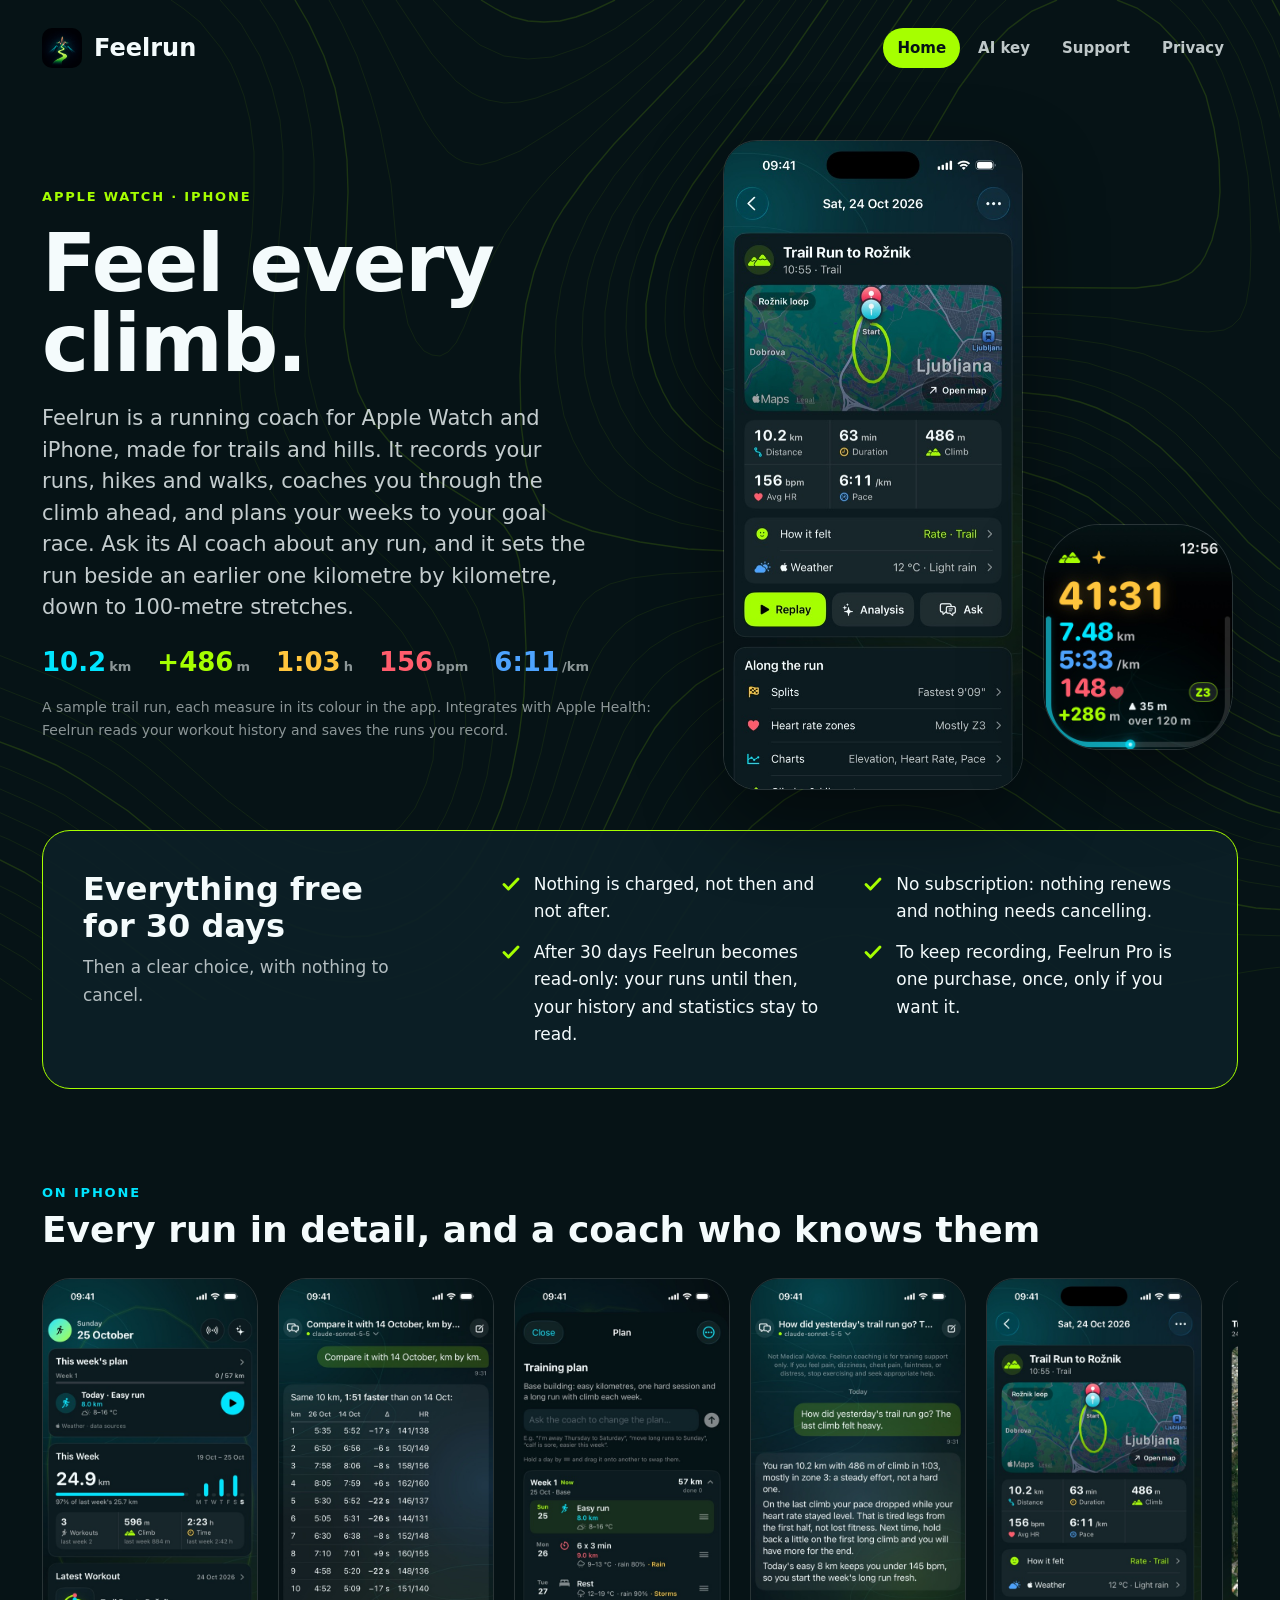
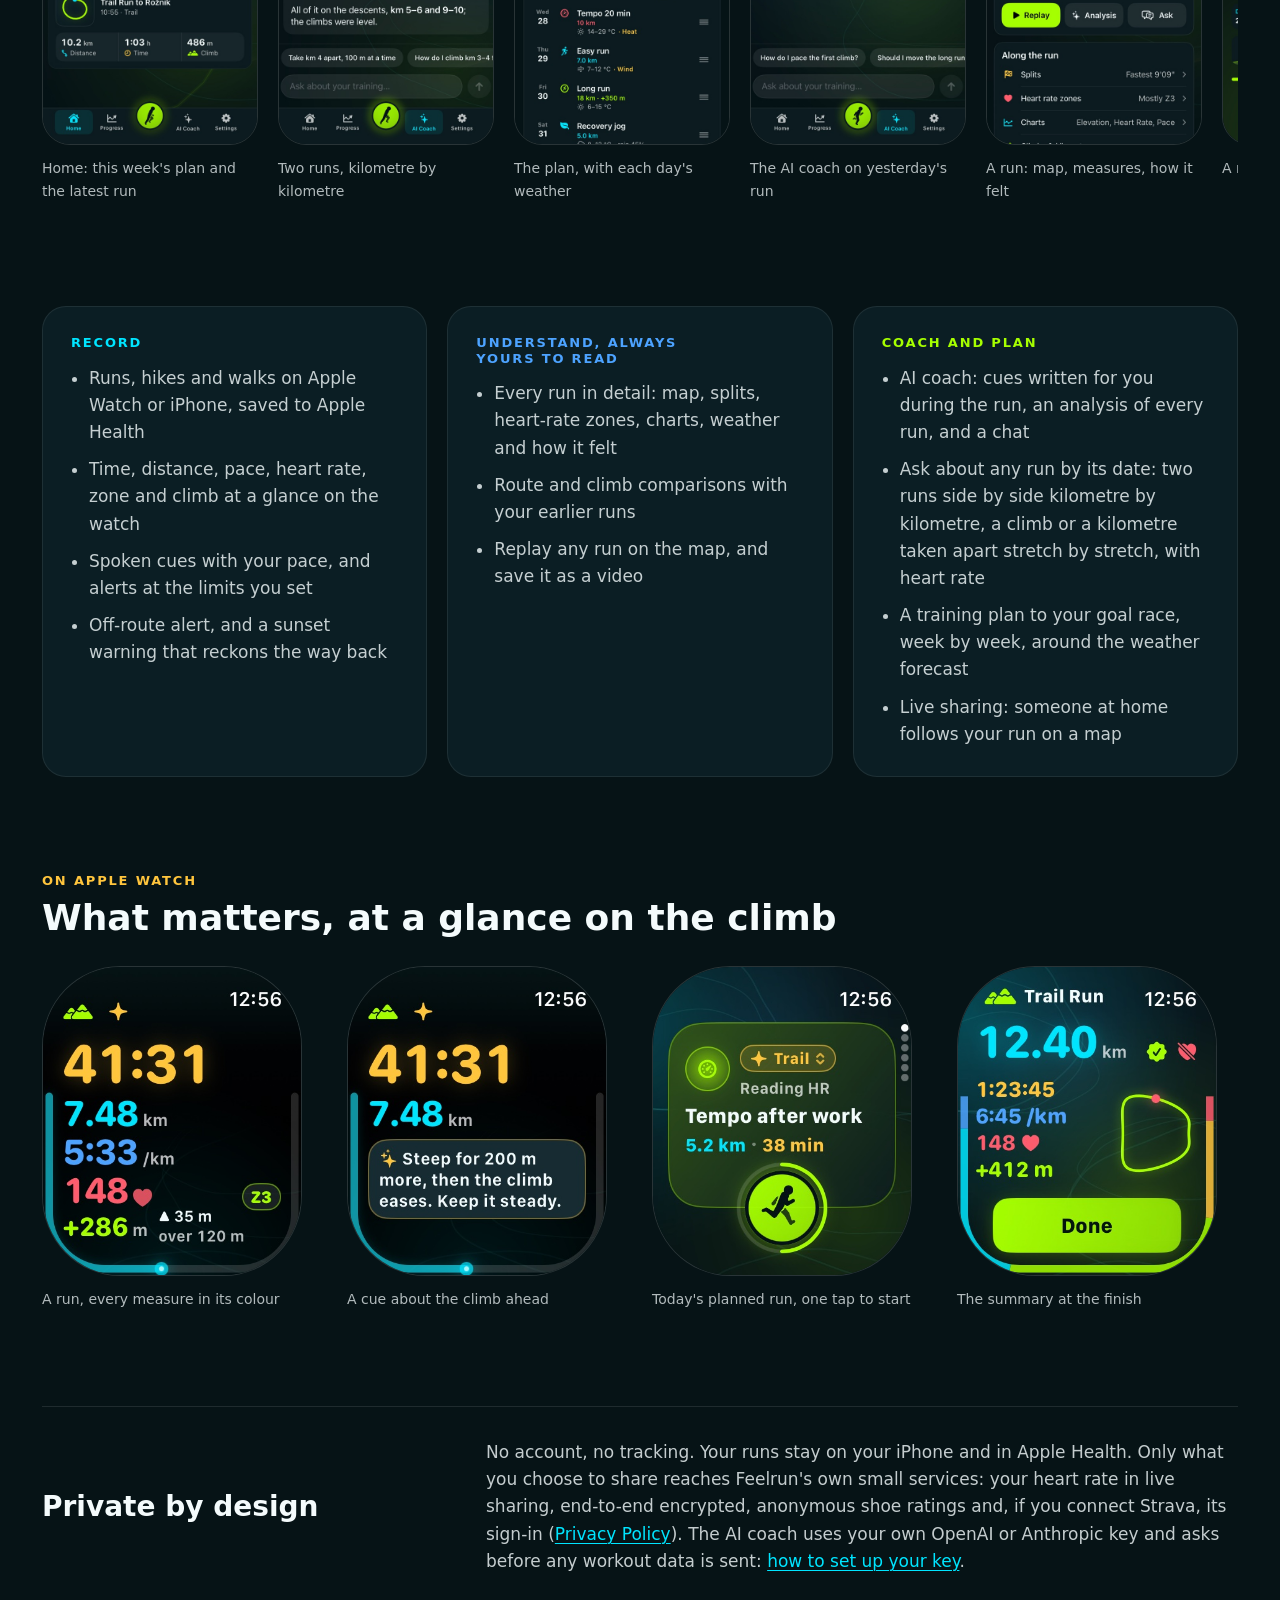
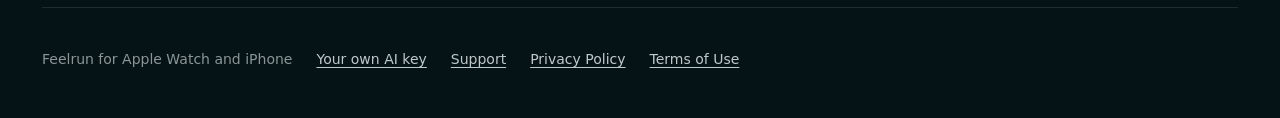
<file: index.html>
<!doctype html>
<html lang="en">
<head>
<meta charset="utf-8">
<meta name="viewport" content="width=device-width, initial-scale=1, viewport-fit=cover">
<title>Feelrun · Trail running coach for Apple Watch and iPhone</title>
<meta name="description" content="Feelrun is a running coach for Apple Watch and iPhone, made for trails and hills.">
<meta name="theme-color" content="#061316">
<link rel="stylesheet" href="style.css?v=4">
<link rel="icon" href="icon.png">
<link rel="apple-touch-icon" href="icon.png">
</head>
<body>
<header class="site-header wrap">
  <a class="brand" href="./"><img src="icon.png" alt="" width="40" height="40">Feelrun</a>
  <nav aria-label="Site"><a href="./" aria-current="page">Home</a><a href="ai-key.html">AI key</a><a href="support.html">Support</a><a href="privacy.html">Privacy</a></nav>
</header>

<main class="wrap">
  <section class="hero">
    <div class="hero-text">
      <p class="eyebrow">Apple Watch · iPhone</p>
      <h1 class="display">Feel every climb.</h1>
      <p class="lead">Feelrun is a running coach for Apple Watch and iPhone, made for trails and hills. It records your runs, hikes and walks, coaches you through the climb ahead, and plans your weeks to your goal race. Ask its AI coach about any run, and it sets the run beside an earlier one kilometre by kilometre, down to 100-metre stretches.</p>
      <p class="measures" aria-label="A sample trail run: 10.2 kilometres, 486 metres of climb, 1 hour 3 minutes, 156 beats per minute, 6 minutes 11 seconds per kilometre">
        <span class="c-distance">10.2<small>km</small></span>
        <span class="c-climb">+486<small>m</small></span>
        <span class="c-time">1:03<small>h</small></span>
        <span class="c-heart">156<small>bpm</small></span>
        <span class="c-pace">6:11<small>/km</small></span>
      </p>
      <p class="small">A sample trail run, each measure in its colour in the app. Integrates with Apple Health: Feelrun reads your workout history and saves the runs you record.</p>
    </div>
    <div class="duo">
      <img class="device phone" src="img/phone-run.jpg" width="540" height="1174" alt="A trail run's page: the route map, distance, time, climb, heart rate and pace">
      <img class="device watch" src="img/watch-run.jpg" width="416" height="496" alt="A run on the watch: 41:31, 7.48 km, 5:33 per km, 148 bpm in zone 3, +286 m">
    </div>
  </section>

  <section class="free" aria-labelledby="free">
    <div>
      <h2 id="free">Everything free for 30 days</h2>
      <p>Then a clear choice, with nothing to cancel.</p>
    </div>
    <ul class="checks">
      <li>Nothing is charged, not then and not after.</li>
      <li>No subscription: nothing renews and nothing needs cancelling.</li>
      <li>After 30 days Feelrun becomes read-only: your runs until then, your history and statistics stay to read.</li>
      <li>To keep recording, Feelrun Pro is one purchase, once, only if you want it.</li>
    </ul>
  </section>

  <section class="band" aria-labelledby="iphone">
    <div class="band-head">
      <p class="eyebrow c-distance">On iPhone</p>
      <h2 id="iphone" class="h2">Every run in detail, and a coach who knows them</h2>
    </div>
    <div class="screens">
      <figure><img src="img/phone-home.jpg" width="540" height="1174" loading="lazy" alt="Home: this week's plan, the week's distance and climb, and the latest workout"><figcaption>Home: this week's plan and the latest run</figcaption></figure>
      <figure><img src="img/phone-compare.jpg" width="540" height="1174" loading="lazy" alt="The AI coach comparing two runs on the same way kilometre by kilometre in a table: times, the difference and heart rate"><figcaption>Two runs, kilometre by kilometre</figcaption></figure>
      <figure><img src="img/phone-plan.jpg" width="540" height="1174" loading="lazy" alt="The training plan, day by day, with the weather forecast beside each session"><figcaption>The plan, with each day's weather</figcaption></figure>
      <figure><img src="img/phone-coach.jpg" width="540" height="1174" loading="lazy" alt="The AI coach answering a question about yesterday's trail run"><figcaption>The AI coach on yesterday's run</figcaption></figure>
      <figure><img src="img/phone-run.jpg" width="540" height="1174" loading="lazy" alt="A trail run's page with the map and its measures"><figcaption>A run: map, measures, how it felt</figcaption></figure>
      <figure><img src="img/phone-replay.jpg" width="540" height="1174" loading="lazy" alt="A run replayed on a satellite map, coloured by pace, with its elevation profile"><figcaption>A run replayed on the map</figcaption></figure>
    </div>
  </section>

  <section class="band" aria-label="What Feelrun does">
    <div class="features">
      <div class="feature">
        <h2 class="eyebrow c-distance">Record</h2>
        <ul>
          <li>Runs, hikes and walks on Apple Watch or iPhone, saved to Apple Health</li>
          <li>Time, distance, pace, heart rate, zone and climb at a glance on the watch</li>
          <li>Spoken cues with your pace, and alerts at the limits you set</li>
          <li>Off-route alert, and a sunset warning that reckons the way back</li>
        </ul>
      </div>
      <div class="feature">
        <h2 class="eyebrow c-pace">Understand, always yours to read</h2>
        <ul>
          <li>Every run in detail: map, splits, heart-rate zones, charts, weather and how it felt</li>
          <li>Route and climb comparisons with your earlier runs</li>
          <li>Replay any run on the map, and save it as a video</li>
        </ul>
      </div>
      <div class="feature">
        <h2 class="eyebrow">Coach and plan</h2>
        <ul>
          <li>AI coach: cues written for you during the run, an analysis of every run, and a chat</li>
          <li>Ask about any run by its date: two runs side by side kilometre by kilometre, a climb or a kilometre taken apart stretch by stretch, with heart rate</li>
          <li>A training plan to your goal race, week by week, around the weather forecast</li>
          <li>Live sharing: someone at home follows your run on a map</li>
        </ul>
      </div>
    </div>
  </section>

  <section class="band" aria-labelledby="watch">
    <div class="band-head">
      <p class="eyebrow c-time">On Apple Watch</p>
      <h2 id="watch" class="h2">What matters, at a glance on the climb</h2>
    </div>
    <div class="watches">
      <figure><img src="img/watch-run.jpg" width="416" height="496" loading="lazy" alt="A run on the watch: time, distance, pace, heart rate, zone and climb"><figcaption>A run, every measure in its colour</figcaption></figure>
      <figure><img src="img/watch-coach.jpg" width="416" height="496" loading="lazy" alt="A coach cue on the watch: Steep for 200 m more, then the climb eases. Keep it steady."><figcaption>A cue about the climb ahead</figcaption></figure>
      <figure><img src="img/watch-plan.jpg" width="416" height="496" loading="lazy" alt="Today's planned run on the watch: Tempo after work, 5.2 km, 38 minutes"><figcaption>Today's planned run, one tap to start</figcaption></figure>
      <figure><img src="img/watch-summary.jpg" width="416" height="496" loading="lazy" alt="The summary on the watch: 12.40 km, 1:23:45, 6:45 per km, 148 bpm, +412 m"><figcaption>The summary at the finish</figcaption></figure>
    </div>
  </section>

  <section class="band">
    <div class="private">
      <h2>Private by design</h2>
      <p>No account, no tracking. Your runs stay on your iPhone and in Apple Health. Only what you choose to share reaches Feelrun's own small services: your heart rate in live sharing, end-to-end encrypted, anonymous shoe ratings and, if you connect Strava, its sign-in (<a href="privacy.html">Privacy Policy</a>). The AI coach uses your own OpenAI or Anthropic key and asks before any workout data is sent: <a href="ai-key.html">how to set up your key</a>.</p>
    </div>
  </section>
</main>

<footer class="wrap">
  <div class="site-footer">
    <span>Feelrun for Apple Watch and iPhone</span>
    <a href="ai-key.html">Your own AI key</a>
    <a href="support.html">Support</a>
    <a href="privacy.html">Privacy Policy</a>
    <a href="terms.html">Terms of Use</a>
  </div>
</footer>
</body>
</html>
</file>
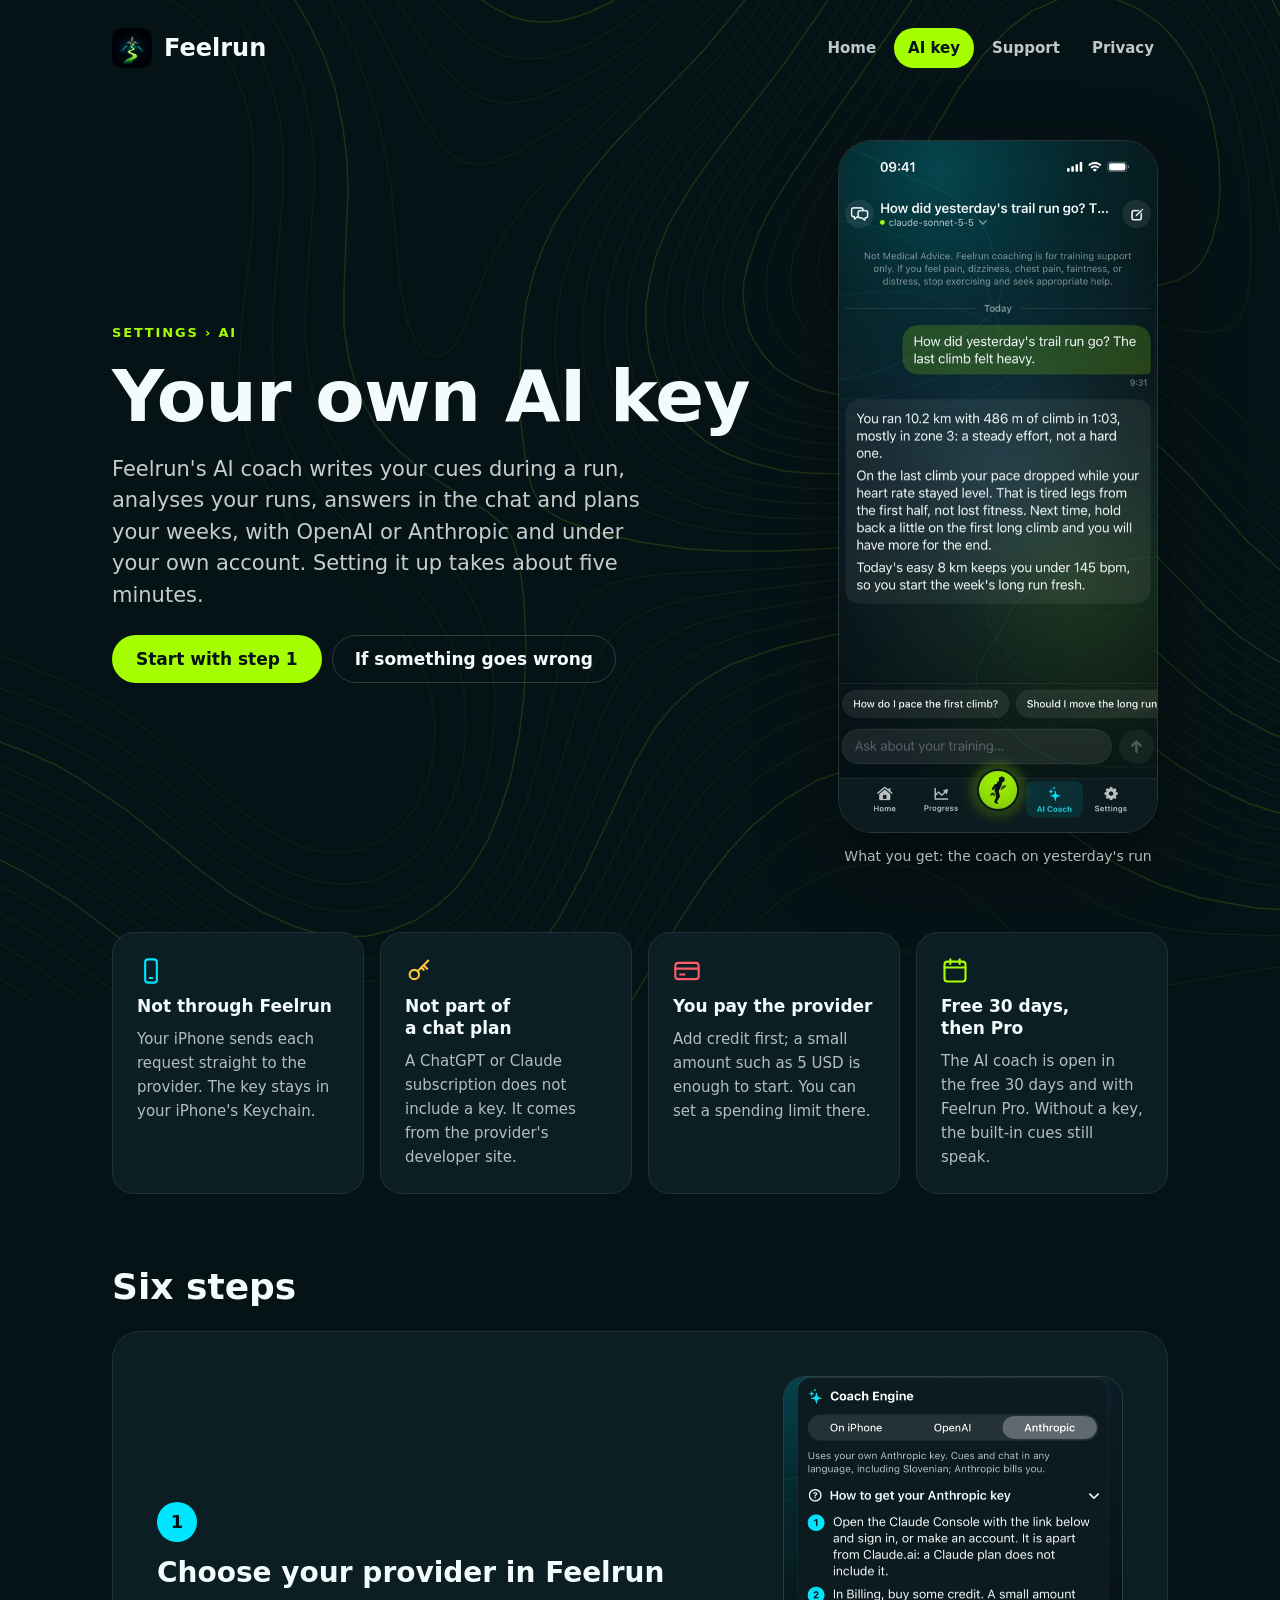
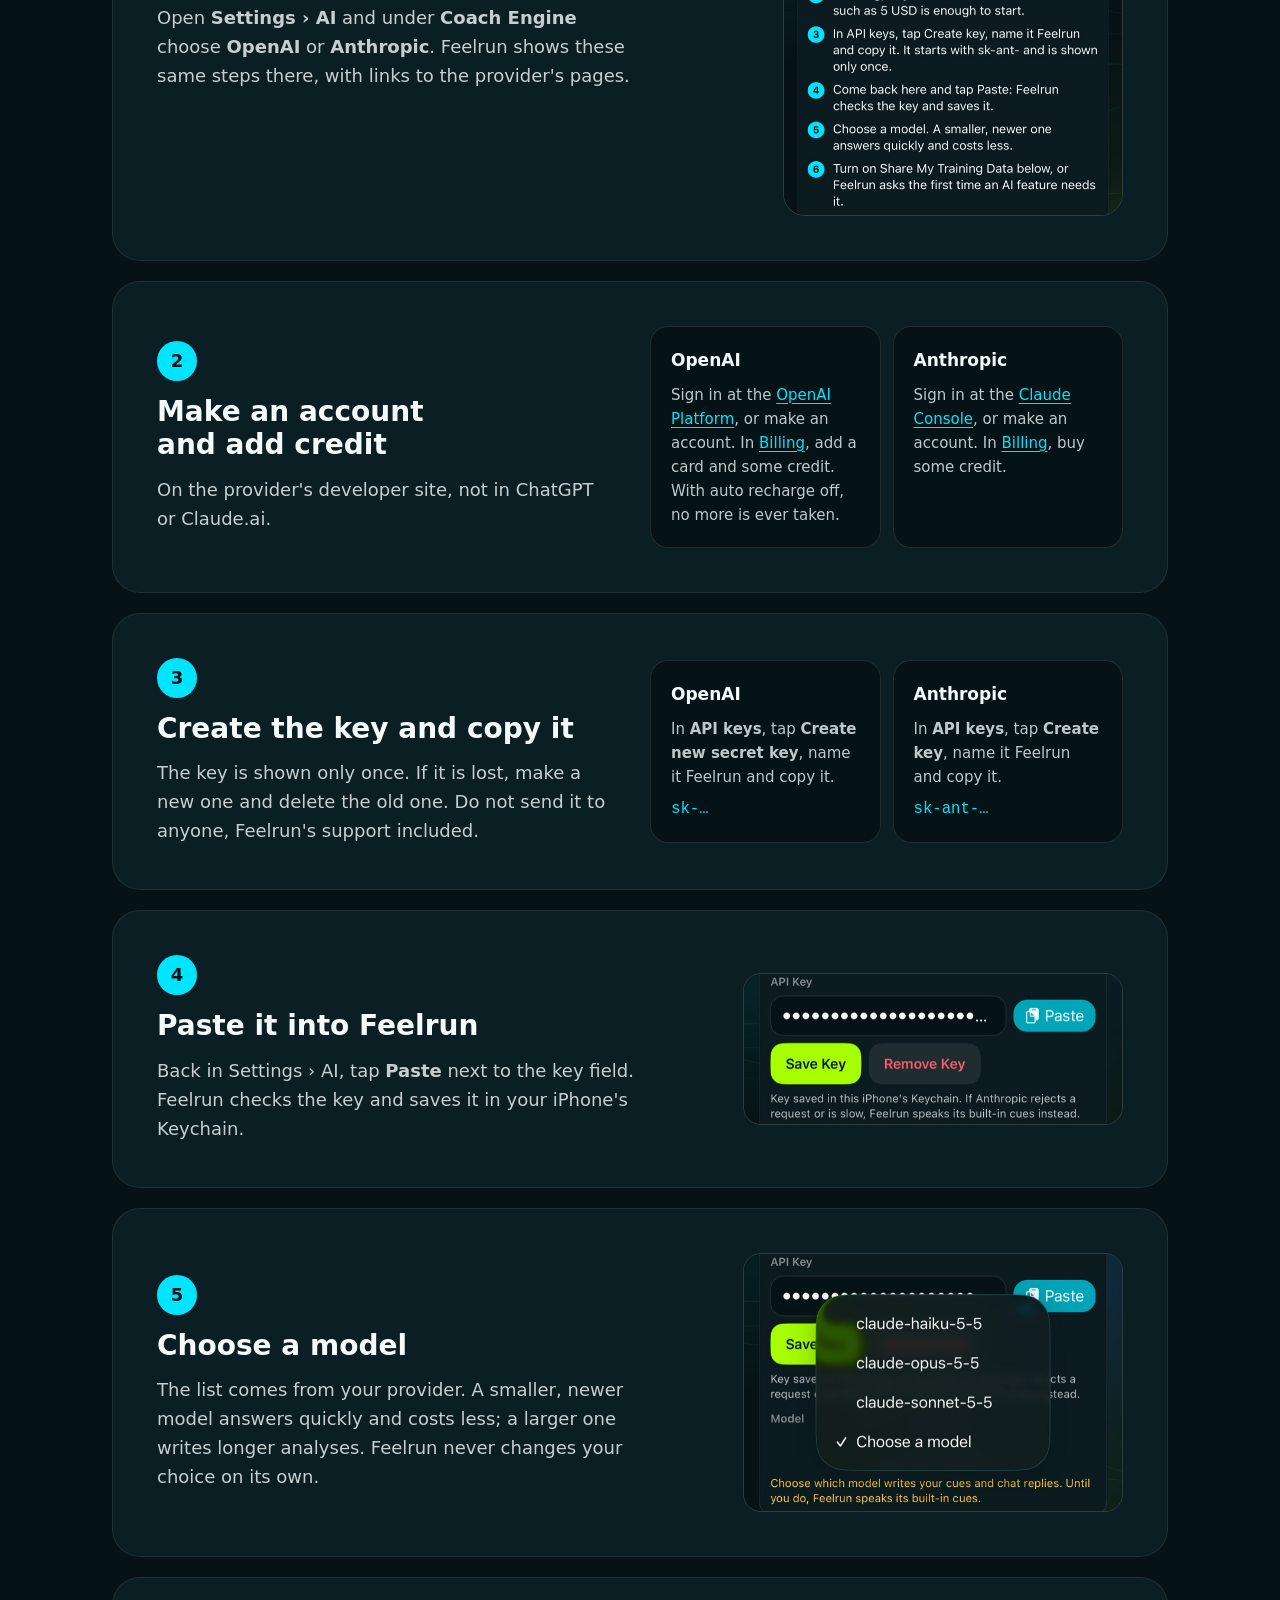
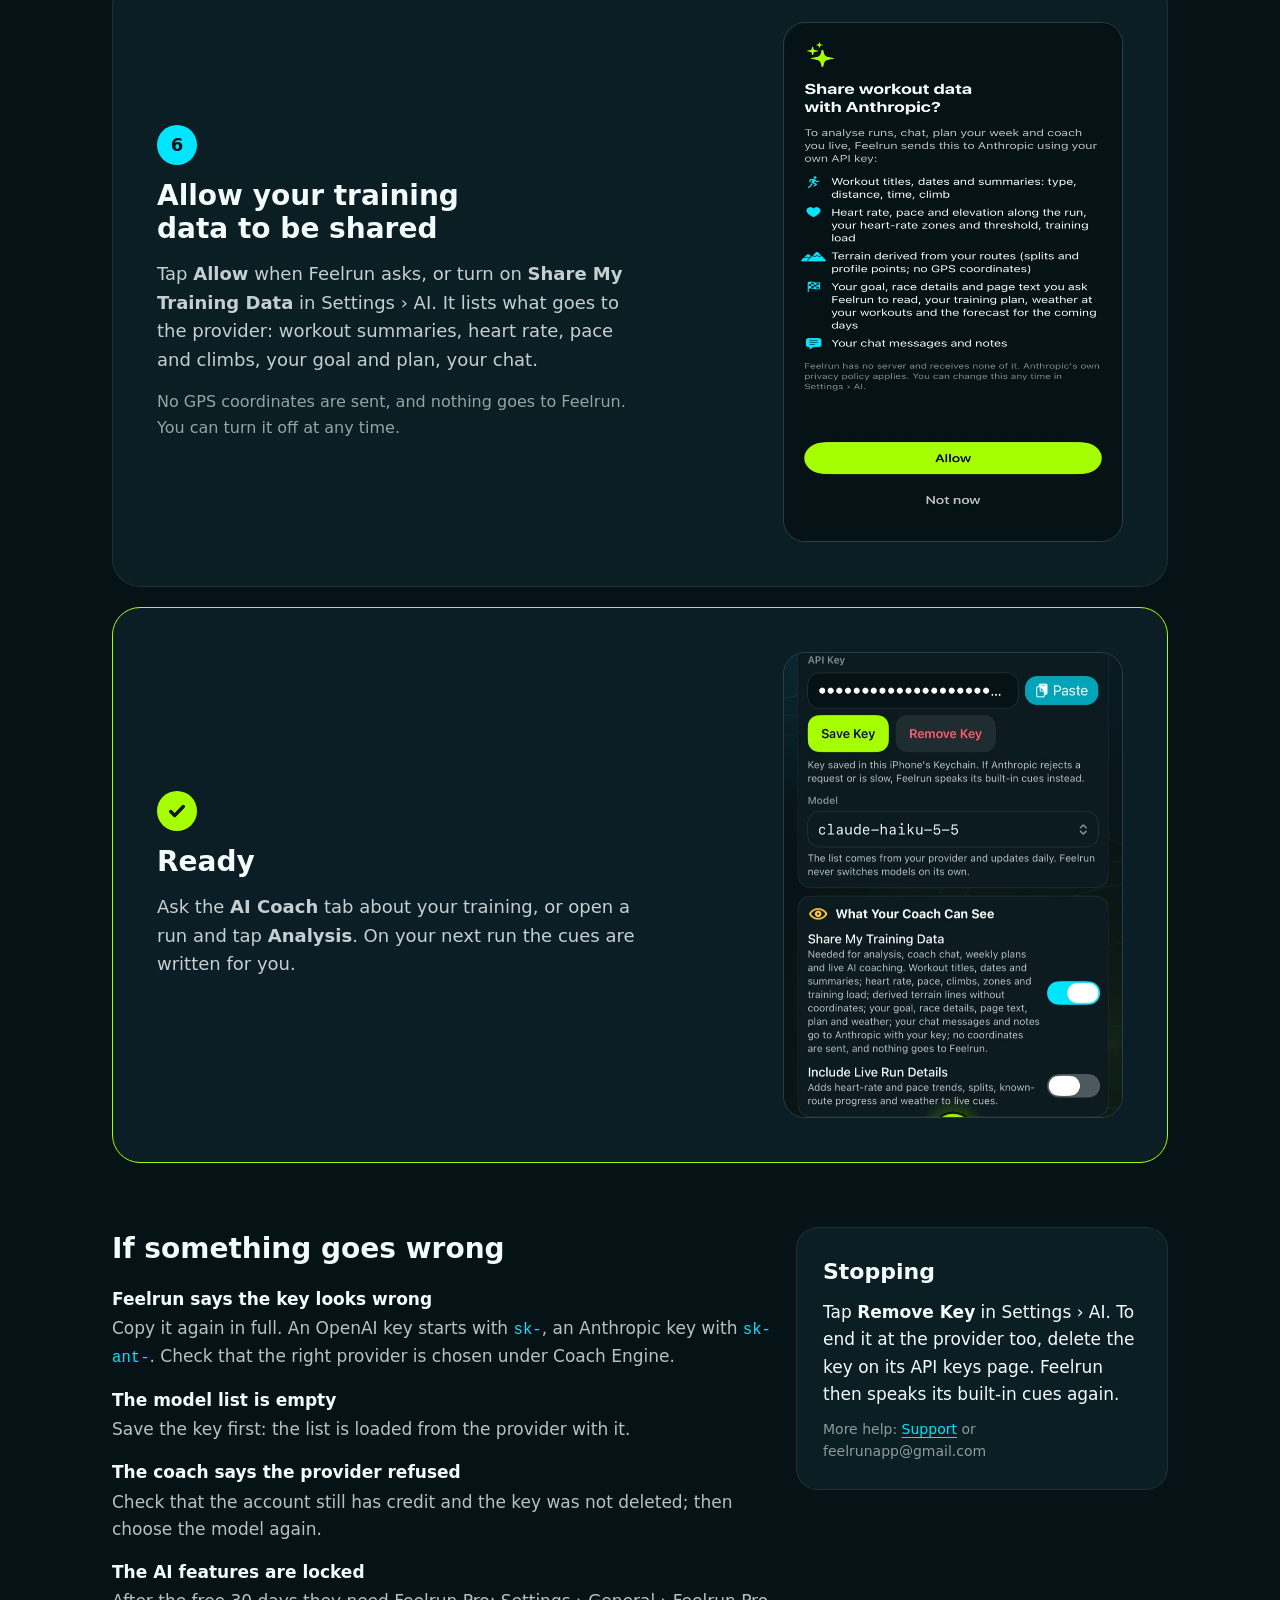
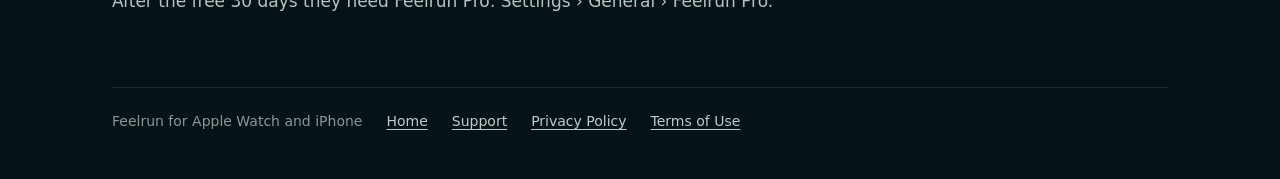
<file: ai-key.html>
<!doctype html>
<html lang="en">
<head>
<meta charset="utf-8">
<meta name="viewport" content="width=device-width, initial-scale=1, viewport-fit=cover">
<title>Your Own AI Key · Feelrun</title>
<meta name="description" content="How to get your own OpenAI or Anthropic API key and turn on Feelrun's AI coach, step by step with pictures.">
<meta name="theme-color" content="#061316">
<link rel="stylesheet" href="style.css?v=4">
<link rel="icon" href="icon.png">
<link rel="apple-touch-icon" href="icon.png">
</head>
<body class="guide-page">
<header class="site-header wrap">
  <a class="brand" href="./"><img src="icon.png" alt="" width="40" height="40">Feelrun</a>
  <nav aria-label="Site"><a href="./">Home</a><a href="ai-key.html" aria-current="page">AI key</a><a href="support.html">Support</a><a href="privacy.html">Privacy</a></nav>
</header>

<main class="wrap">
  <section class="hero">
    <div class="hero-text">
      <p class="eyebrow">Settings › AI</p>
      <h1 class="title">Your own AI key</h1>
      <p class="lead">Feelrun's AI coach writes your cues during a run, analyses your runs, answers in the chat and plans your weeks, with OpenAI or Anthropic and under your own account. Setting it up takes about five minutes.</p>
      <div class="buttons">
        <a class="button" href="#steps">Start with step 1</a>
        <a class="button ghost" href="#trouble">If something goes wrong</a>
      </div>
    </div>
    <figure class="hero-media">
      <img class="device phone" src="img/phone-coach.jpg" width="540" height="1174" alt="The AI Coach chat answering a question about yesterday's trail run">
      <figcaption>What you get: the coach on yesterday's run</figcaption>
    </figure>
  </section>

  <section class="facts" aria-label="What it is and what it costs">
    <div class="card">
      <svg aria-hidden="true" width="28" height="28" viewBox="0 0 24 24" fill="none" stroke="#00e5ff" stroke-width="1.8" stroke-linecap="round" stroke-linejoin="round"><rect x="7" y="2" width="10" height="20" rx="2.5"></rect><path d="M11 18h2"></path></svg>
      <h3>Not through Feelrun</h3>
      <p>Your iPhone sends each request straight to the provider. The key stays in your iPhone's Keychain.</p>
    </div>
    <div class="card">
      <svg aria-hidden="true" width="28" height="28" viewBox="0 0 24 24" fill="none" stroke="#ffc53d" stroke-width="1.8" stroke-linecap="round" stroke-linejoin="round"><circle cx="8" cy="15" r="4"></circle><path d="M10.8 12.2 20 3M16 7l3 3M14 9l2 2"></path></svg>
      <h3>Not part of a chat plan</h3>
      <p>A ChatGPT or Claude subscription does not include a key. It comes from the provider's developer site.</p>
    </div>
    <div class="card">
      <svg aria-hidden="true" width="28" height="28" viewBox="0 0 24 24" fill="none" stroke="#ff5c6c" stroke-width="1.8" stroke-linecap="round" stroke-linejoin="round"><rect x="2" y="5" width="20" height="14" rx="2.5"></rect><path d="M2 10h20M6 15h4"></path></svg>
      <h3>You pay the provider</h3>
      <p>Add credit first; a small amount such as 5 USD is enough to start. You can set a spending limit there.</p>
    </div>
    <div class="card">
      <svg aria-hidden="true" width="28" height="28" viewBox="0 0 24 24" fill="none" stroke="#a6ff00" stroke-width="1.8" stroke-linecap="round" stroke-linejoin="round"><rect x="3" y="4" width="18" height="17" rx="2.5"></rect><path d="M3 9h18M8 2v4M16 2v4"></path></svg>
      <h3>Free 30 days, then Pro</h3>
      <p>The AI coach is open in the free 30 days and with Feelrun Pro. Without a key, the built-in cues still speak.</p>
    </div>
  </section>

  <section id="steps" aria-labelledby="steps-title">
    <h2 id="steps-title" class="h2 steps-head">Six steps</h2>
    <ol class="steps">
      <li class="step">
        <div class="step-text">
          <span class="badge" aria-hidden="true">1</span>
          <h2>Choose your provider in Feelrun</h2>
          <p>Open <strong>Settings › AI</strong> and under <strong>Coach Engine</strong> choose <strong>OpenAI</strong> or <strong>Anthropic</strong>. Feelrun shows these same steps there, with links to the provider's pages.</p>
        </div>
        <div class="step-media">
          <img src="img/ai-key-steps.jpg" width="640" height="847" loading="lazy" alt="Settings, AI: Anthropic chosen as the coach engine, with the six numbered steps">
        </div>
      </li>

      <li class="step">
        <div class="step-text">
          <span class="badge" aria-hidden="true">2</span>
          <h2>Make an account and add credit</h2>
          <p>On the provider's developer site, not in ChatGPT or Claude.ai.</p>
        </div>
        <div class="providers">
          <div class="provider">
            <strong>OpenAI</strong>
            <p>Sign in at the <a href="https://platform.openai.com/api-keys">OpenAI Platform</a>, or make an account. In <a href="https://platform.openai.com/settings/organization/billing/overview">Billing</a>, add a card and some credit. With auto recharge off, no more is ever taken.</p>
          </div>
          <div class="provider">
            <strong>Anthropic</strong>
            <p>Sign in at the <a href="https://platform.claude.com/settings/keys">Claude Console</a>, or make an account. In <a href="https://platform.claude.com/settings/billing">Billing</a>, buy some credit.</p>
          </div>
        </div>
      </li>

      <li class="step">
        <div class="step-text">
          <span class="badge" aria-hidden="true">3</span>
          <h2>Create the key and copy it</h2>
          <p>The key is shown only once. If it is lost, make a new one and delete the old one. Do not send it to anyone, Feelrun's support included.</p>
        </div>
        <div class="providers">
          <div class="provider">
            <strong>OpenAI</strong>
            <p>In <strong>API keys</strong>, tap <strong>Create new secret key</strong>, name it Feelrun and copy it.</p>
            <code>sk-…</code>
          </div>
          <div class="provider">
            <strong>Anthropic</strong>
            <p>In <strong>API keys</strong>, tap <strong>Create key</strong>, name it Feelrun and copy it.</p>
            <code>sk-ant-…</code>
          </div>
        </div>
      </li>

      <li class="step">
        <div class="step-text">
          <span class="badge" aria-hidden="true">4</span>
          <h2>Paste it into Feelrun</h2>
          <p>Back in Settings › AI, tap <strong>Paste</strong> next to the key field. Feelrun checks the key and saves it in your iPhone's Keychain.</p>
        </div>
        <div class="step-media wide">
          <img src="img/ai-key-paste.jpg" width="640" height="254" loading="lazy" alt="The key field filled, with the Paste button beside it and the line: Key saved in this iPhone's Keychain">
        </div>
      </li>

      <li class="step">
        <div class="step-text">
          <span class="badge" aria-hidden="true">5</span>
          <h2>Choose a model</h2>
          <p>The list comes from your provider. A smaller, newer model answers quickly and costs less; a larger one writes longer analyses. Feelrun never changes your choice on its own.</p>
        </div>
        <div class="step-media wide">
          <img src="img/ai-key-model.jpg" width="640" height="435" loading="lazy" alt="The model menu open, listing the provider's models">
        </div>
      </li>

      <li class="step">
        <div class="step-text">
          <span class="badge" aria-hidden="true">6</span>
          <h2>Allow your training data to be shared</h2>
          <p>Tap <strong>Allow</strong> when Feelrun asks, or turn on <strong>Share My Training Data</strong> in Settings › AI. It lists what goes to the provider: workout summaries, heart rate, pace and climbs, your goal and plan, your chat.</p>
          <p class="note">No GPS coordinates are sent, and nothing goes to Feelrun. You can turn it off at any time.</p>
        </div>
        <div class="step-media tall">
          <img src="img/ai-key-consent.jpg" width="640" height="1284" loading="lazy" alt="Feelrun asking: Share workout data with Anthropic? with the list of what is sent, and Allow and Not now">
        </div>
      </li>

      <li class="step finish">
        <div class="step-text">
          <span class="badge" aria-hidden="true"><svg width="20" height="20" viewBox="0 0 12 12" fill="none" stroke="#061316" stroke-width="2" stroke-linecap="round" stroke-linejoin="round"><path d="M2.2 6.3l2.4 2.4 5.2-5.4"></path></svg></span>
          <h2>Ready</h2>
          <p>Ask the <strong>AI Coach</strong> tab about your training, or open a run and tap <strong>Analysis</strong>. On your next run the cues are written for you.</p>
        </div>
        <div class="step-media tall">
          <img src="img/ai-key-done.jpg" width="640" height="878" loading="lazy" alt="Settings, AI set up: the key saved, a model chosen and Share My Training Data on">
        </div>
      </li>
    </ol>
  </section>

  <section id="trouble" class="trouble">
    <div>
      <h2>If something goes wrong</h2>
      <dl>
        <div><dt>Feelrun says the key looks wrong</dt><dd>Copy it again in full. An OpenAI key starts with <code>sk-</code>, an Anthropic key with <code>sk-ant-</code>. Check that the right provider is chosen under Coach Engine.</dd></div>
        <div><dt>The model list is empty</dt><dd>Save the key first: the list is loaded from the provider with it.</dd></div>
        <div><dt>The coach says the provider refused</dt><dd>Check that the account still has credit and the key was not deleted; then choose the model again.</dd></div>
        <div><dt>The AI features are locked</dt><dd>After the free 30 days they need Feelrun Pro: Settings › General › Feelrun Pro.</dd></div>
      </dl>
    </div>
    <div class="card">
      <h2>Stopping</h2>
      <p>Tap <strong>Remove Key</strong> in Settings › AI. To end it at the provider too, delete the key on its API keys page. Feelrun then speaks its built-in cues again.</p>
      <p class="small">More help: <a href="support.html">Support</a> or feelrunapp@gmail.com</p>
    </div>
  </section>
</main>

<footer class="wrap">
  <div class="site-footer ruled">
    <span>Feelrun for Apple Watch and iPhone</span>
    <a href="./">Home</a>
    <a href="support.html">Support</a>
    <a href="privacy.html">Privacy Policy</a>
    <a href="terms.html">Terms of Use</a>
  </div>
</footer>
</body>
</html>
</file>
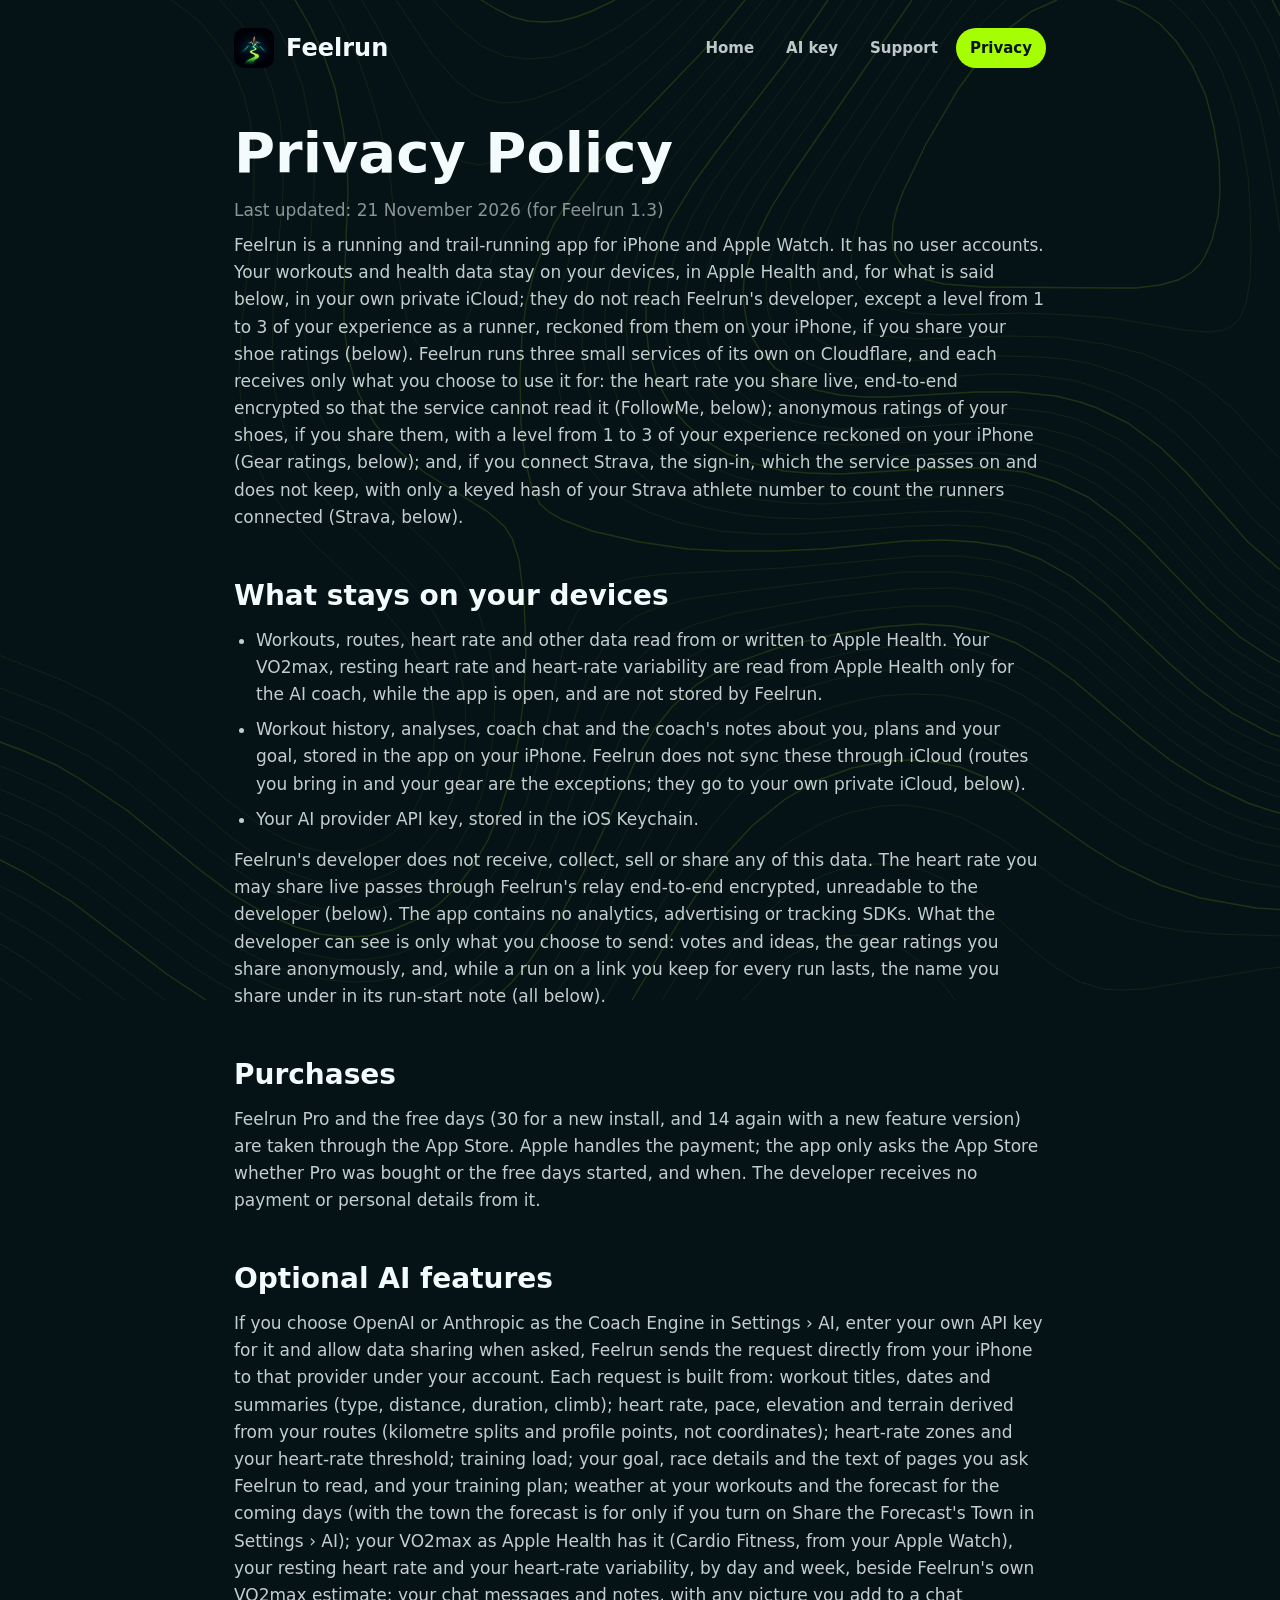
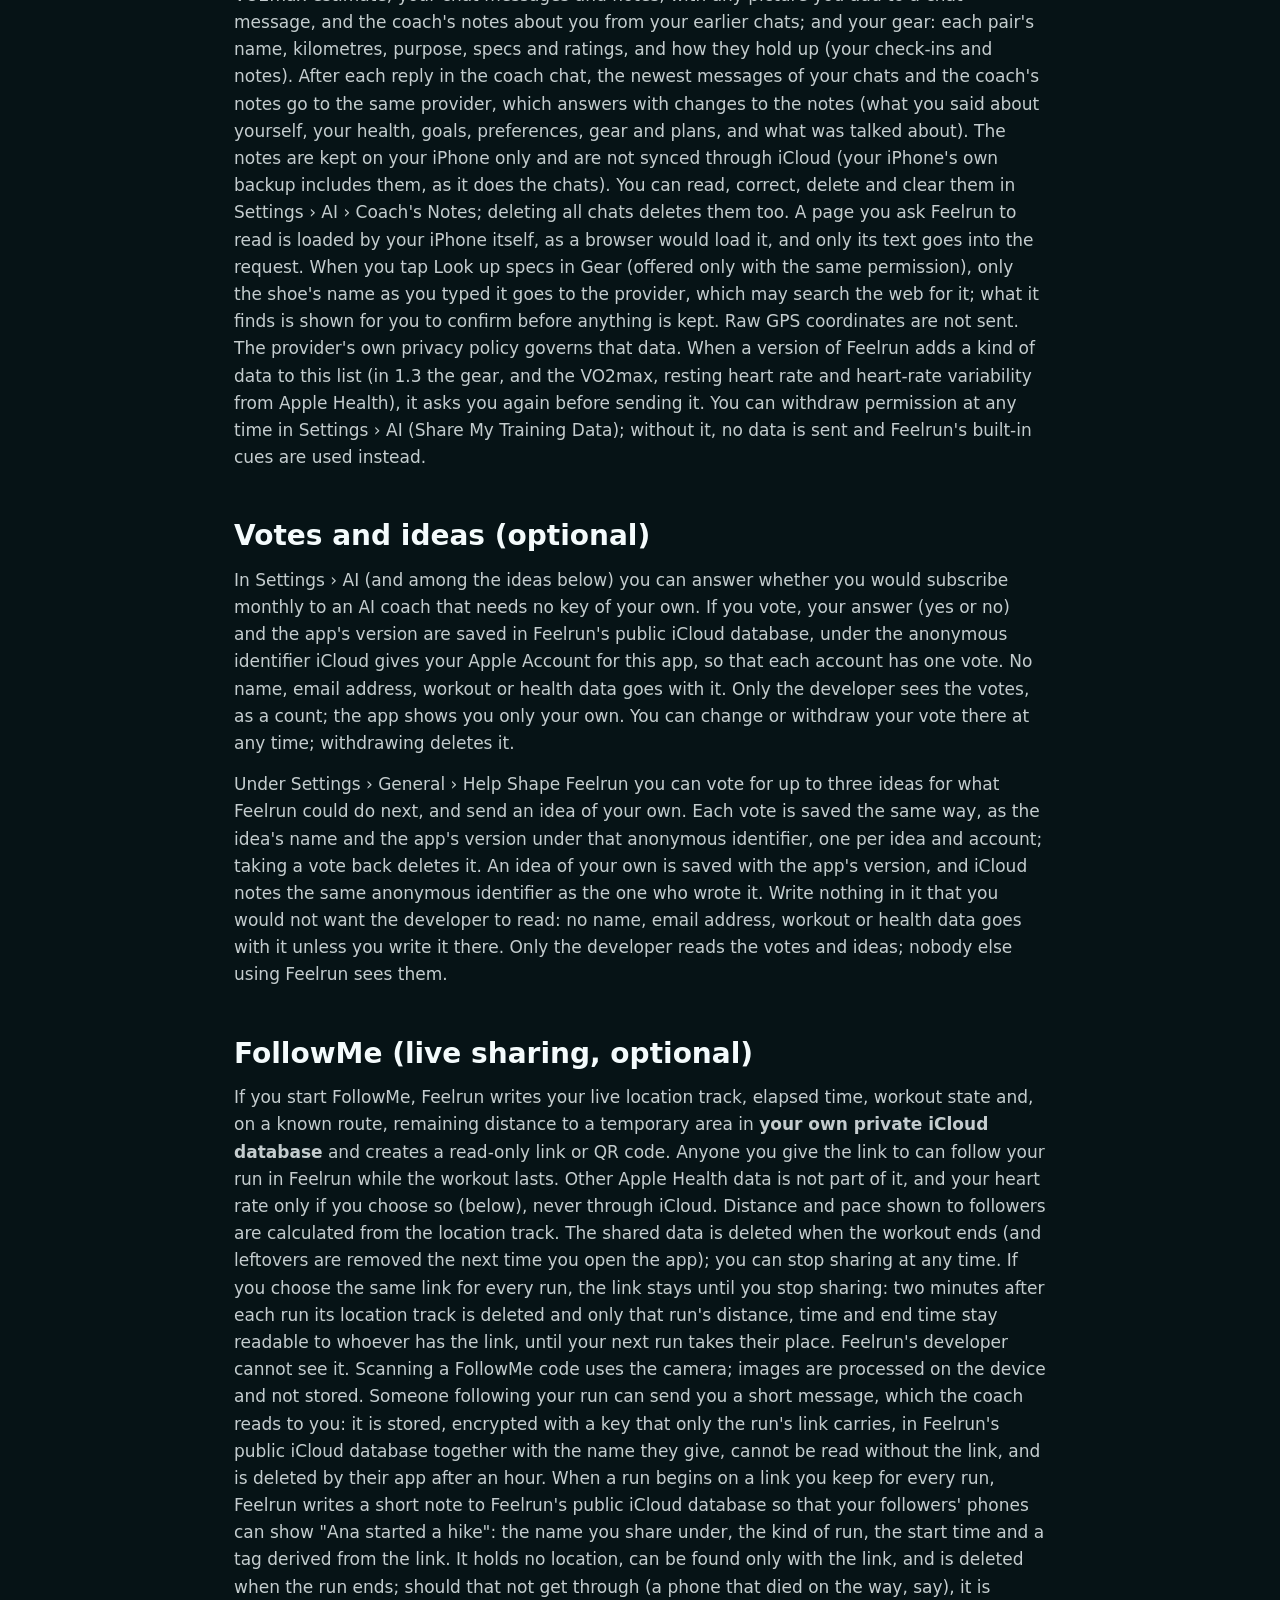
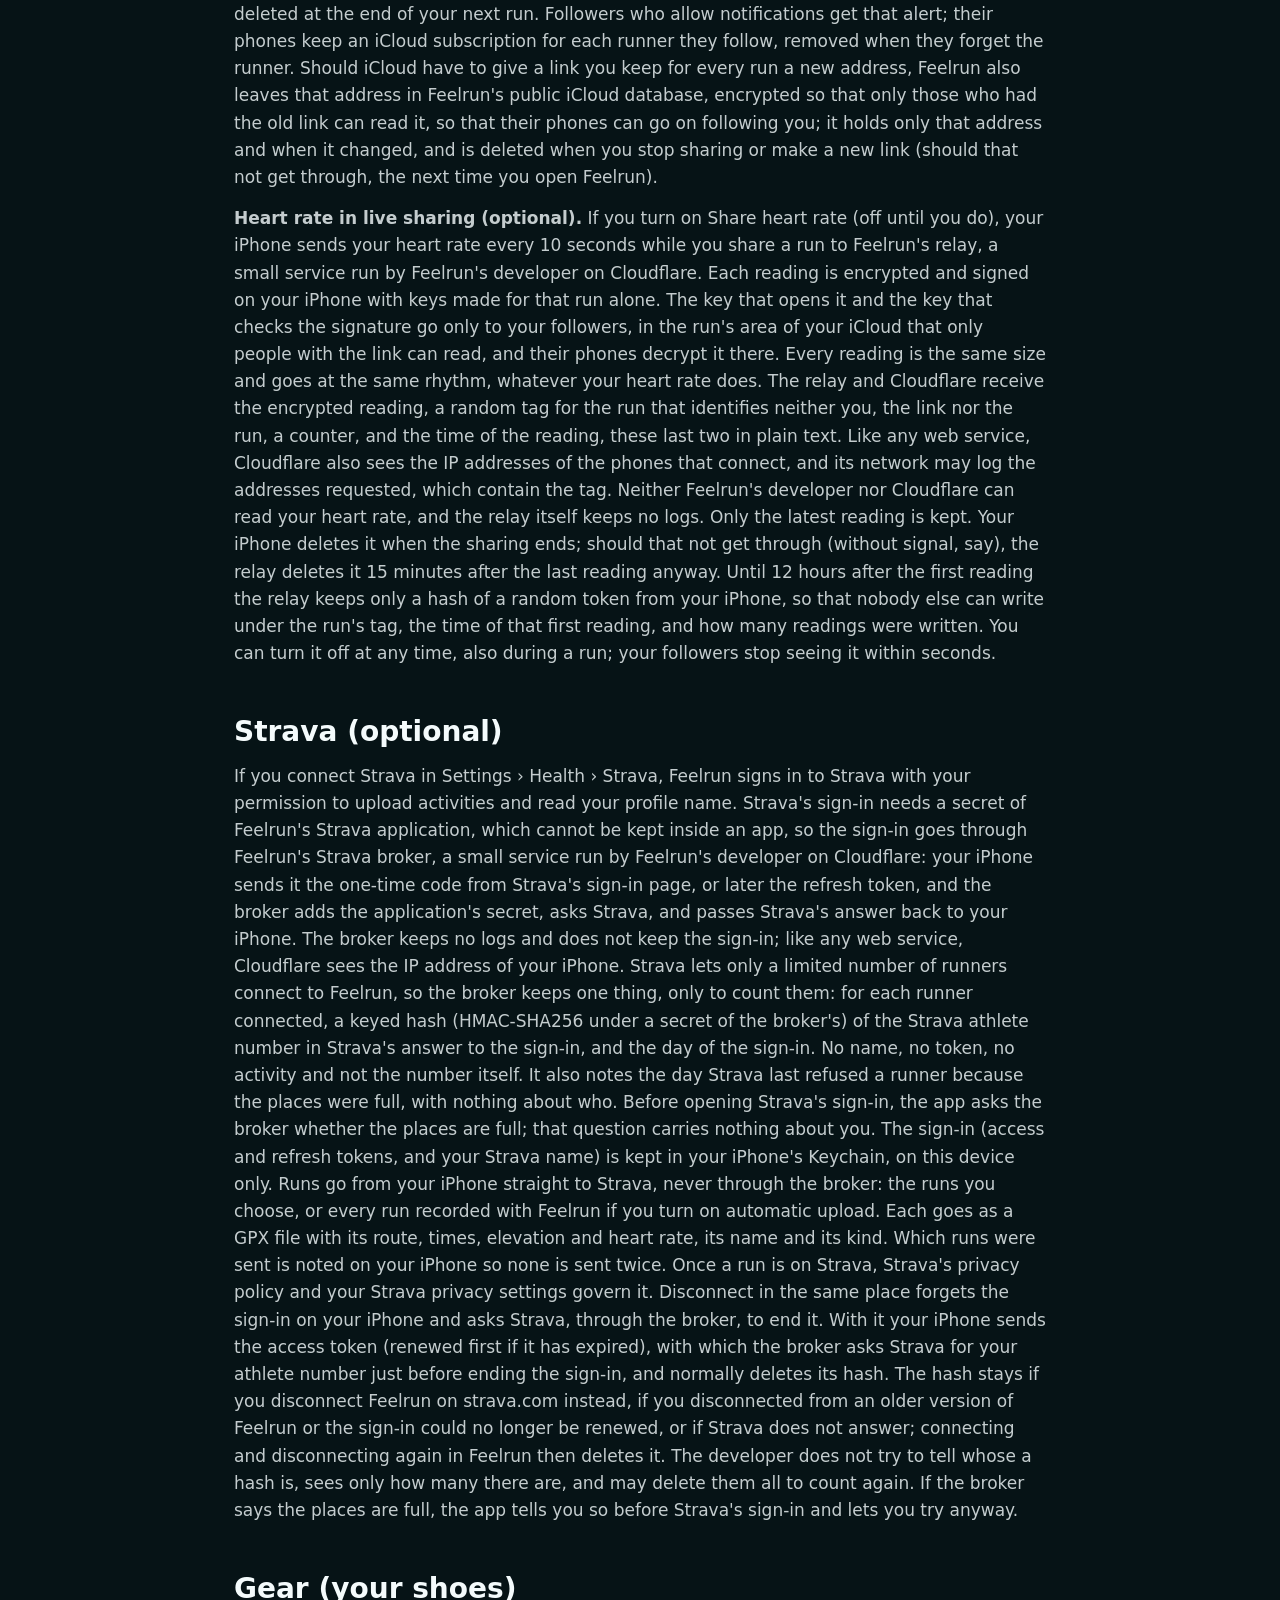
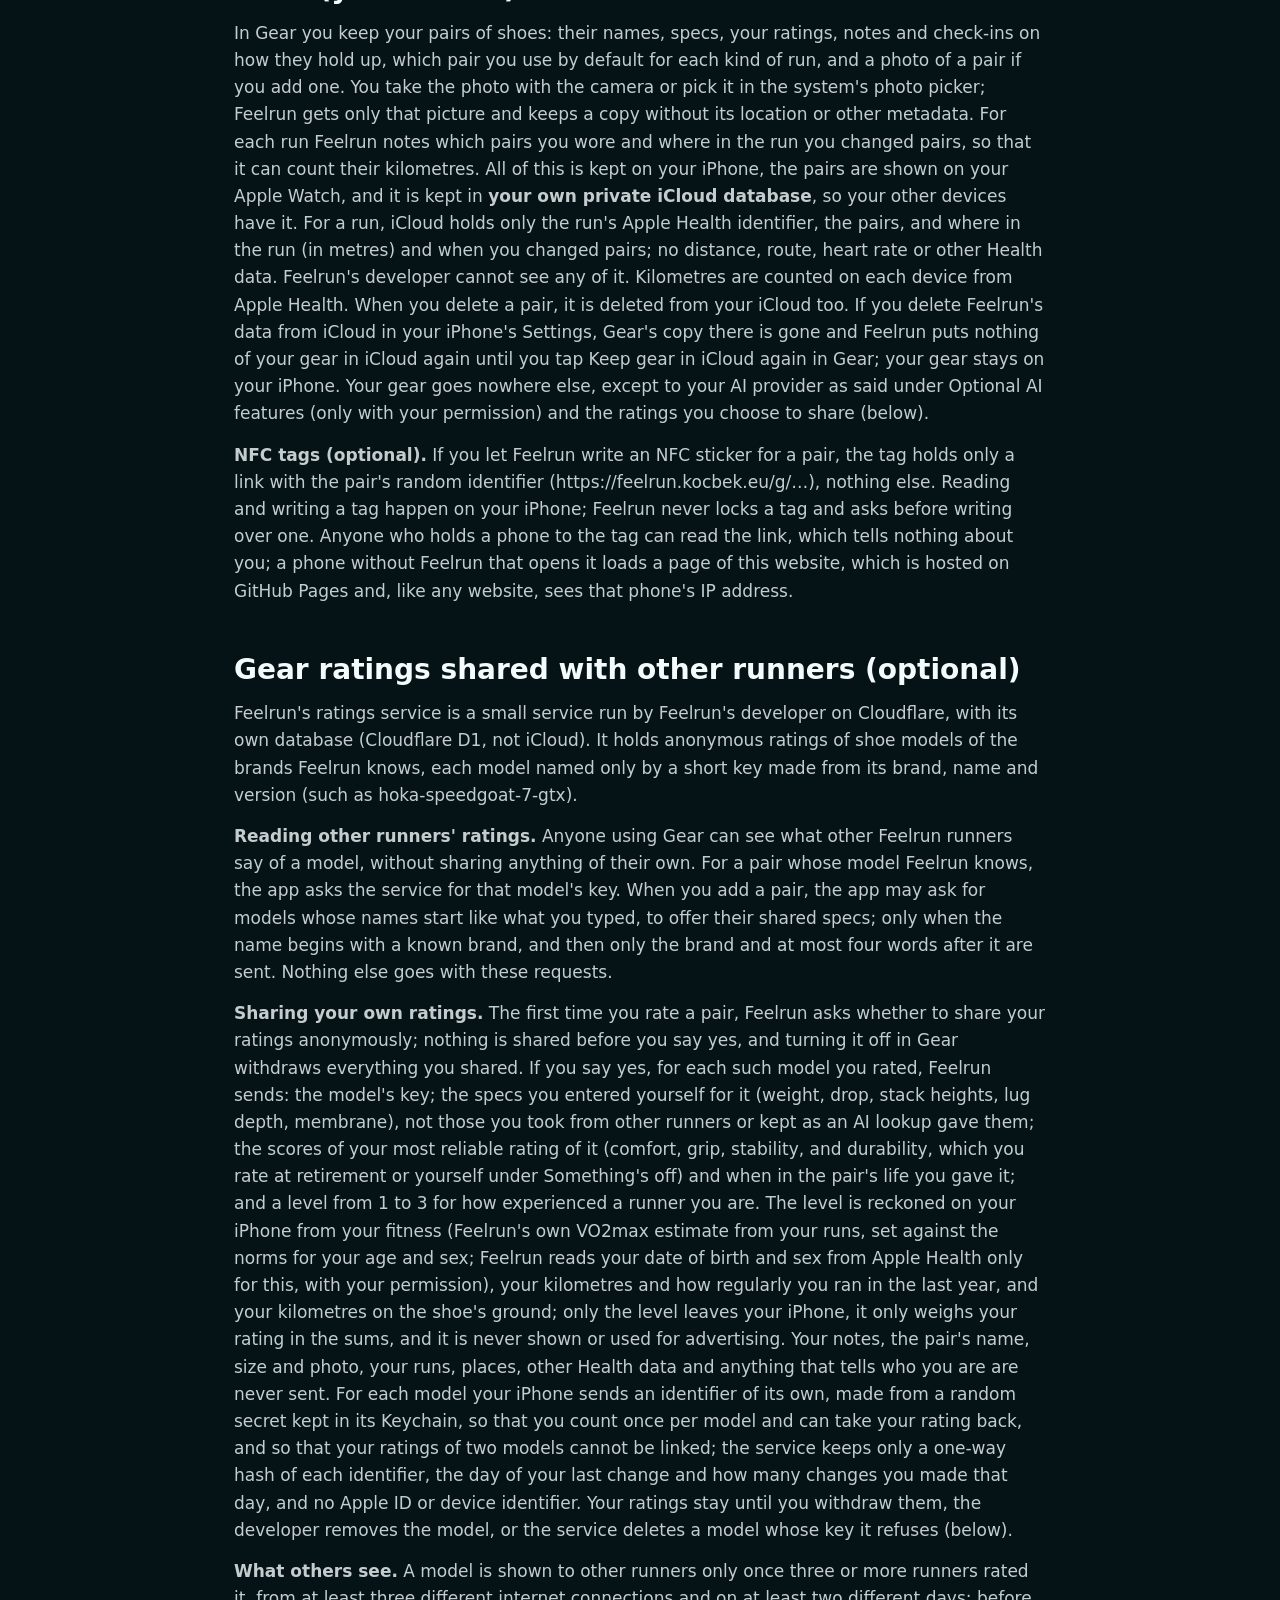
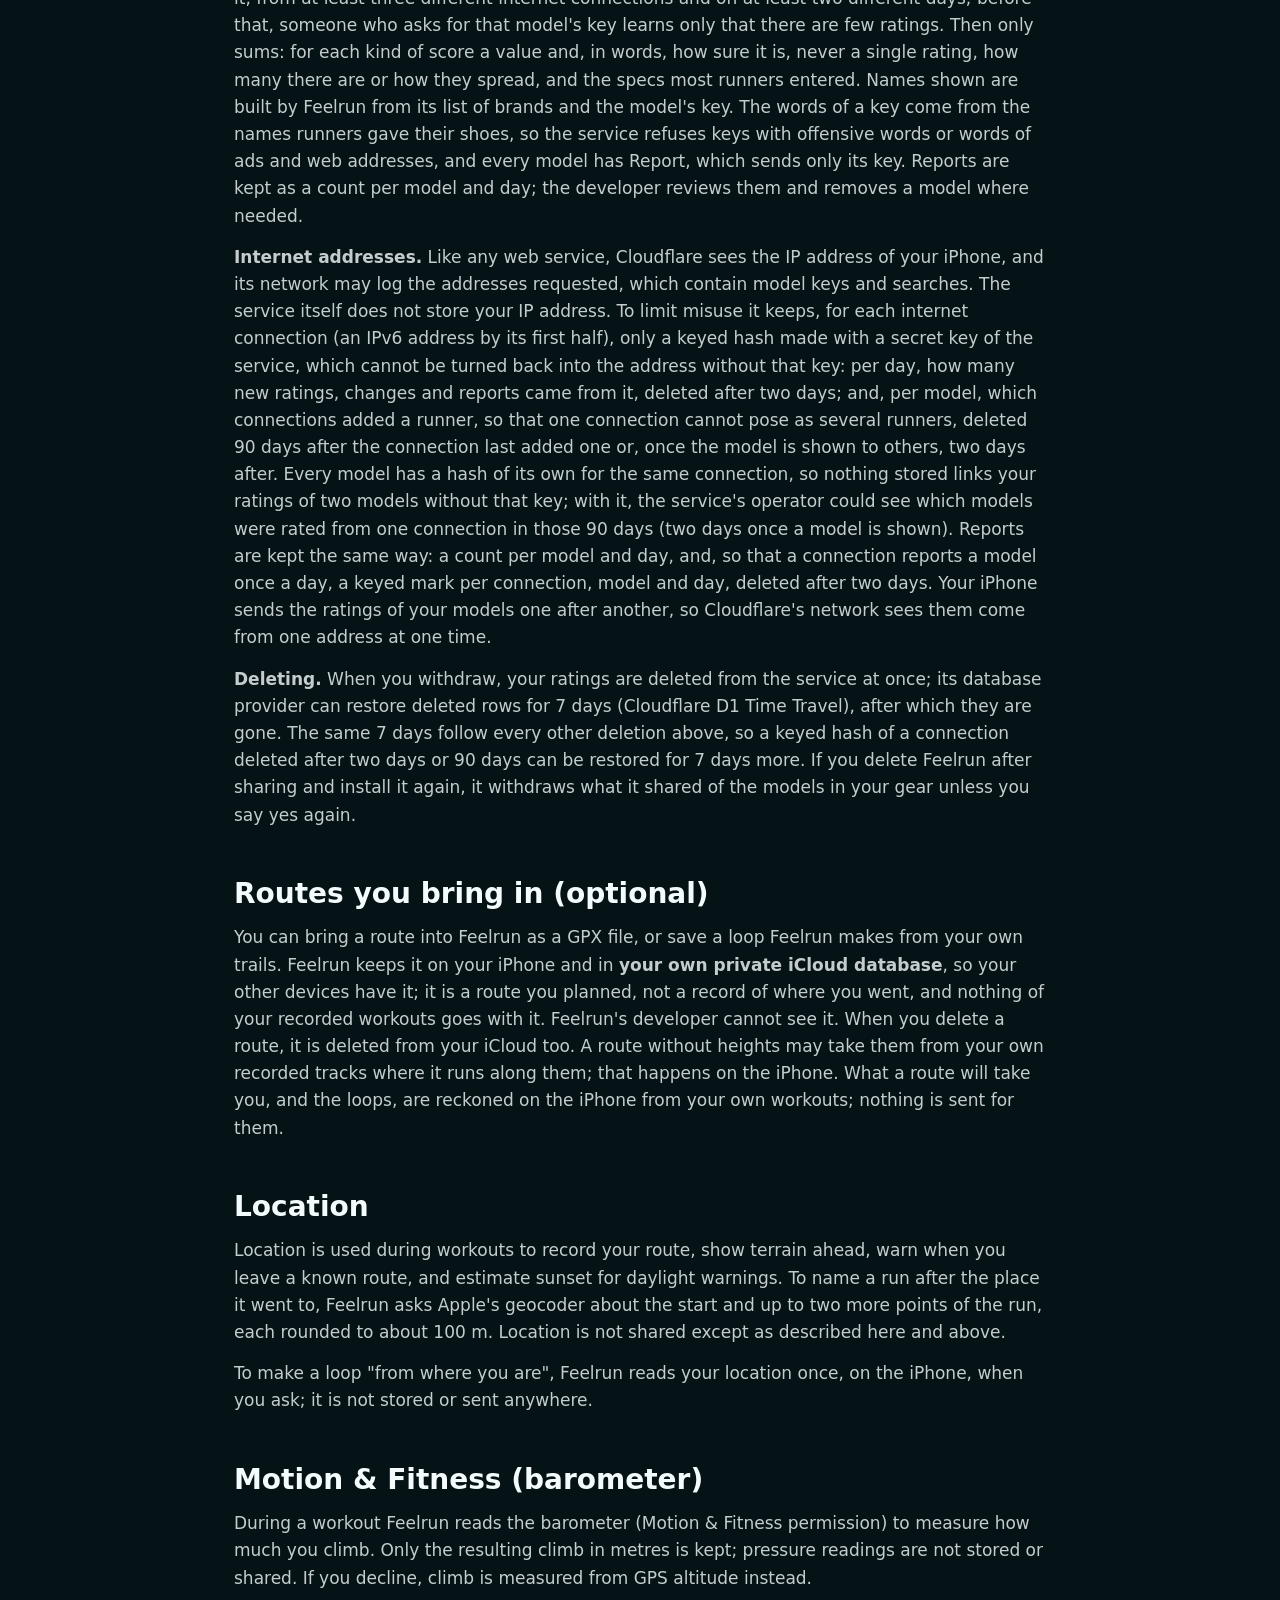
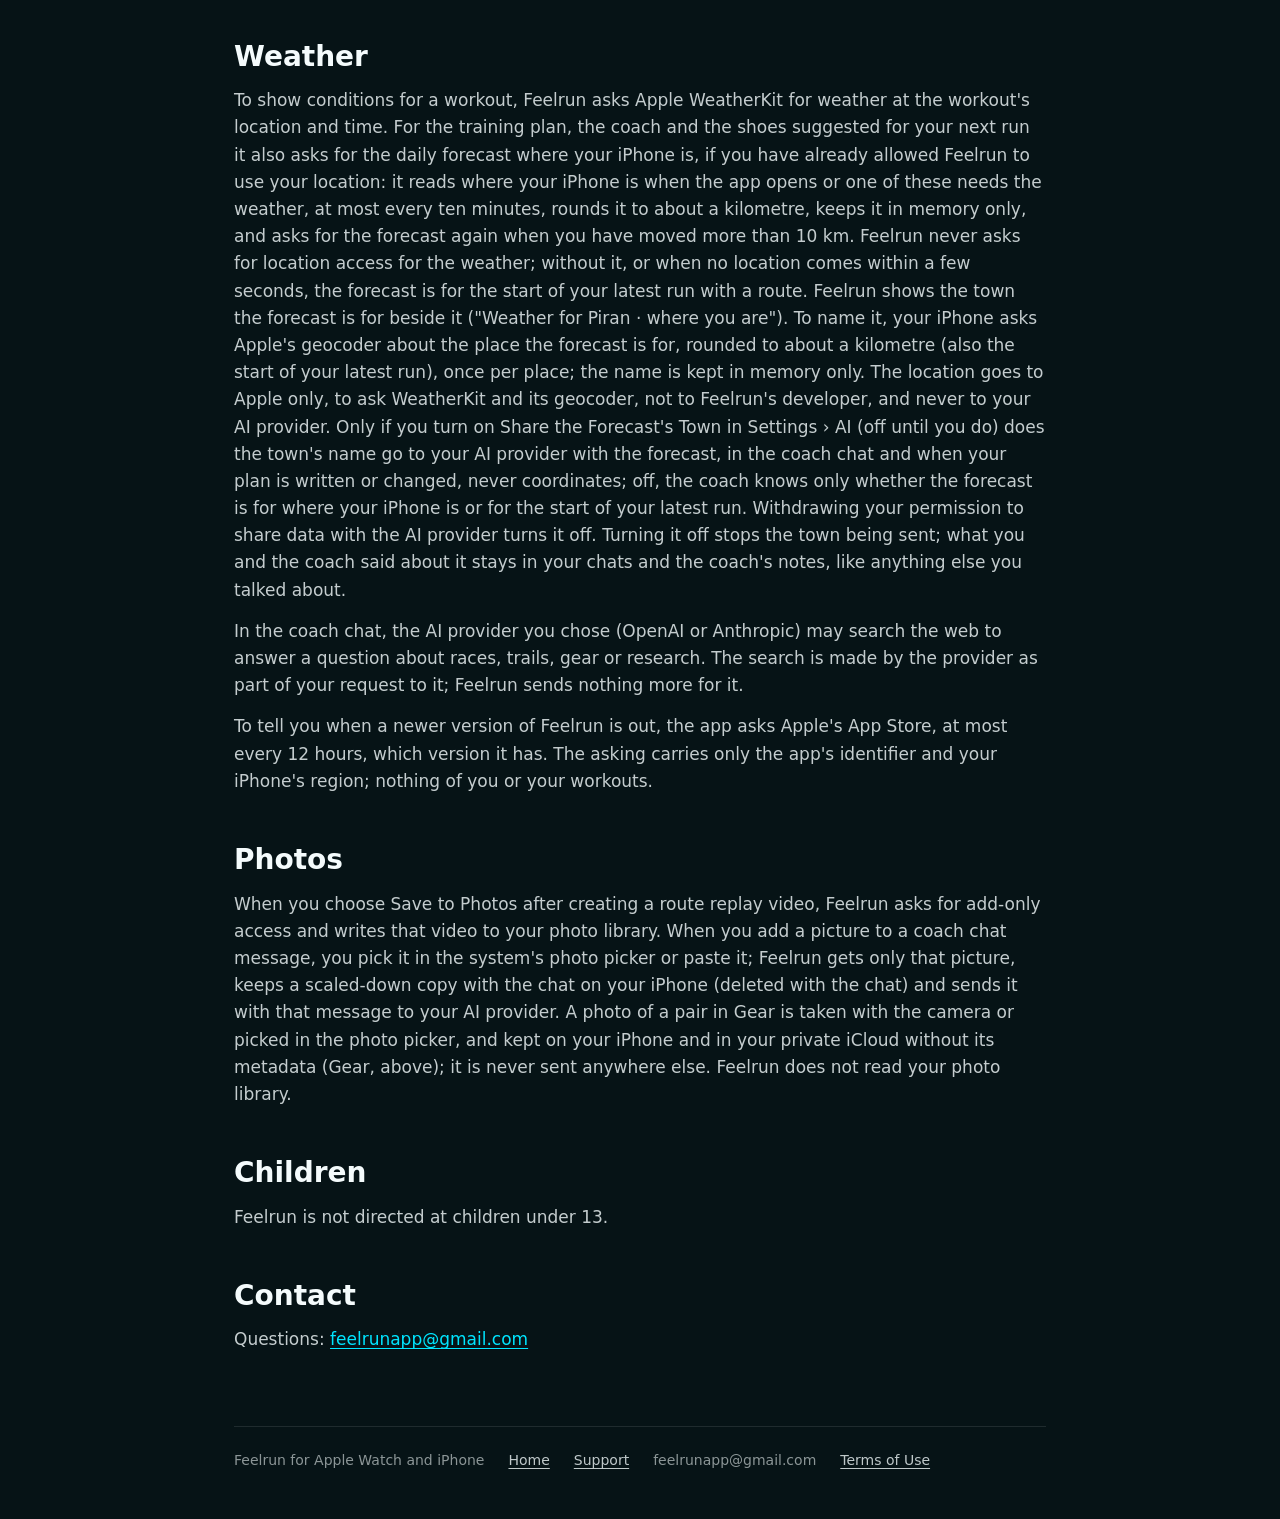
<file: privacy.html>
<!doctype html>
<html lang="en">
<head>
<meta charset="utf-8">
<meta name="viewport" content="width=device-width, initial-scale=1, viewport-fit=cover">
<title>Feelrun Privacy Policy</title>
<meta name="description" content="How Feelrun handles your data.">
<meta name="theme-color" content="#061316">
<link rel="stylesheet" href="style.css?v=4">
<link rel="icon" href="icon.png">
<link rel="apple-touch-icon" href="icon.png">
</head>
<body class="doc-page">
<header class="site-header wrap">
  <a class="brand" href="./"><img src="icon.png" alt="" width="40" height="40">Feelrun</a>
  <nav aria-label="Site"><a href="./">Home</a><a href="ai-key.html">AI key</a><a href="support.html">Support</a><a href="privacy.html" aria-current="page">Privacy</a></nav>
</header>

<main class="wrap">
  <div class="read">
    <div class="doc-head">
      <h1>Privacy Policy</h1>
      <p class="muted">Last updated: 21 November 2026 (for Feelrun 1.3)</p>
    </div>
    <div class="doc">
    <p>Feelrun is a running and trail-running app for iPhone and Apple Watch. It has no user accounts. Your workouts and health data stay on your devices, in Apple Health and, for what is said below, in your own private iCloud; they do not reach Feelrun's developer, except a level from 1 to 3 of your experience as a runner, reckoned from them on your iPhone, if you share your shoe ratings (below). Feelrun runs three small services of its own on Cloudflare, and each receives only what you choose to use it for: the heart rate you share live, end-to-end encrypted so that the service cannot read it (FollowMe, below); anonymous ratings of your shoes, if you share them, with a level from 1 to 3 of your experience reckoned on your iPhone (Gear ratings, below); and, if you connect Strava, the sign-in, which the service passes on and does not keep, with only a keyed hash of your Strava athlete number to count the runners connected (Strava, below).</p>

    <h2>What stays on your devices</h2>
    <ul>
      <li>Workouts, routes, heart rate and other data read from or written to Apple Health. Your VO2max, resting heart rate and heart-rate variability are read from Apple Health only for the AI coach, while the app is open, and are not stored by Feelrun.</li>
      <li>Workout history, analyses, coach chat and the coach's notes about you, plans and your goal, stored in the app on your iPhone. Feelrun does not sync these through iCloud (routes you bring in and your gear are the exceptions; they go to your own private iCloud, below).</li>
      <li>Your AI provider API key, stored in the iOS Keychain.</li>
    </ul>
    <p>Feelrun's developer does not receive, collect, sell or share any of this data. The heart rate you may share live passes through Feelrun's relay end-to-end encrypted, unreadable to the developer (below). The app contains no analytics, advertising or tracking SDKs. What the developer can see is only what you choose to send: votes and ideas, the gear ratings you share anonymously, and, while a run on a link you keep for every run lasts, the name you share under in its run-start note (all below).</p>

    <h2>Purchases</h2>
    <p>Feelrun Pro and the free days (30 for a new install, and 14 again with a new feature version) are taken through the App Store. Apple handles the payment; the app only asks the App Store whether Pro was bought or the free days started, and when. The developer receives no payment or personal details from it.</p>

    <h2>Optional AI features</h2>
    <p>If you choose OpenAI or Anthropic as the Coach Engine in Settings › AI, enter your own API key for it and allow data sharing when asked, Feelrun sends the request directly from your iPhone to that provider under your account. Each request is built from: workout titles, dates and summaries (type, distance, duration, climb); heart rate, pace, elevation and terrain derived from your routes (kilometre splits and profile points, not coordinates); heart-rate zones and your heart-rate threshold; training load; your goal, race details and the text of pages you ask Feelrun to read, and your training plan; weather at your workouts and the forecast for the coming days (with the town the forecast is for only if you turn on Share the Forecast's Town in Settings › AI); your VO2max as Apple Health has it (Cardio Fitness, from your Apple Watch), your resting heart rate and your heart-rate variability, by day and week, beside Feelrun's own VO2max estimate; your chat messages and notes, with any picture you add to a chat message, and the coach's notes about you from your earlier chats; and your gear: each pair's name, kilometres, purpose, specs and ratings, and how they hold up (your check-ins and notes). After each reply in the coach chat, the newest messages of your chats and the coach's notes go to the same provider, which answers with changes to the notes (what you said about yourself, your health, goals, preferences, gear and plans, and what was talked about). The notes are kept on your iPhone only and are not synced through iCloud (your iPhone's own backup includes them, as it does the chats). You can read, correct, delete and clear them in Settings › AI › Coach's Notes; deleting all chats deletes them too. A page you ask Feelrun to read is loaded by your iPhone itself, as a browser would load it, and only its text goes into the request. When you tap Look up specs in Gear (offered only with the same permission), only the shoe's name as you typed it goes to the provider, which may search the web for it; what it finds is shown for you to confirm before anything is kept. Raw GPS coordinates are not sent. The provider's own privacy policy governs that data. When a version of Feelrun adds a kind of data to this list (in 1.3 the gear, and the VO2max, resting heart rate and heart-rate variability from Apple Health), it asks you again before sending it. You can withdraw permission at any time in Settings › AI (Share My Training Data); without it, no data is sent and Feelrun's built-in cues are used instead.</p>

    <h2>Votes and ideas (optional)</h2>
    <p>In Settings › AI (and among the ideas below) you can answer whether you would subscribe monthly to an AI coach that needs no key of your own. If you vote, your answer (yes or no) and the app's version are saved in Feelrun's public iCloud database, under the anonymous identifier iCloud gives your Apple Account for this app, so that each account has one vote. No name, email address, workout or health data goes with it. Only the developer sees the votes, as a count; the app shows you only your own. You can change or withdraw your vote there at any time; withdrawing deletes it.</p>
    <p>Under Settings › General › Help Shape Feelrun you can vote for up to three ideas for what Feelrun could do next, and send an idea of your own. Each vote is saved the same way, as the idea's name and the app's version under that anonymous identifier, one per idea and account; taking a vote back deletes it. An idea of your own is saved with the app's version, and iCloud notes the same anonymous identifier as the one who wrote it. Write nothing in it that you would not want the developer to read: no name, email address, workout or health data goes with it unless you write it there. Only the developer reads the votes and ideas; nobody else using Feelrun sees them.</p>

    <h2>FollowMe (live sharing, optional)</h2>
    <p>If you start FollowMe, Feelrun writes your live location track, elapsed time, workout state and, on a known route, remaining distance to a temporary area in <strong>your own private iCloud database</strong> and creates a read-only link or QR code. Anyone you give the link to can follow your run in Feelrun while the workout lasts. Other Apple Health data is not part of it, and your heart rate only if you choose so (below), never through iCloud. Distance and pace shown to followers are calculated from the location track. The shared data is deleted when the workout ends (and leftovers are removed the next time you open the app); you can stop sharing at any time. If you choose the same link for every run, the link stays until you stop sharing: two minutes after each run its location track is deleted and only that run's distance, time and end time stay readable to whoever has the link, until your next run takes their place. Feelrun's developer cannot see it. Scanning a FollowMe code uses the camera; images are processed on the device and not stored. Someone following your run can send you a short message, which the coach reads to you: it is stored, encrypted with a key that only the run's link carries, in Feelrun's public iCloud database together with the name they give, cannot be read without the link, and is deleted by their app after an hour. When a run begins on a link you keep for every run, Feelrun writes a short note to Feelrun's public iCloud database so that your followers' phones can show "Ana started a hike": the name you share under, the kind of run, the start time and a tag derived from the link. It holds no location, can be found only with the link, and is deleted when the run ends; should that not get through (a phone that died on the way, say), it is deleted at the end of your next run. Followers who allow notifications get that alert; their phones keep an iCloud subscription for each runner they follow, removed when they forget the runner. Should iCloud have to give a link you keep for every run a new address, Feelrun also leaves that address in Feelrun's public iCloud database, encrypted so that only those who had the old link can read it, so that their phones can go on following you; it holds only that address and when it changed, and is deleted when you stop sharing or make a new link (should that not get through, the next time you open Feelrun).</p>
    <p><strong>Heart rate in live sharing (optional).</strong> If you turn on Share heart rate (off until you do), your iPhone sends your heart rate every 10 seconds while you share a run to Feelrun's relay, a small service run by Feelrun's developer on Cloudflare. Each reading is encrypted and signed on your iPhone with keys made for that run alone. The key that opens it and the key that checks the signature go only to your followers, in the run's area of your iCloud that only people with the link can read, and their phones decrypt it there. Every reading is the same size and goes at the same rhythm, whatever your heart rate does. The relay and Cloudflare receive the encrypted reading, a random tag for the run that identifies neither you, the link nor the run, a counter, and the time of the reading, these last two in plain text. Like any web service, Cloudflare also sees the IP addresses of the phones that connect, and its network may log the addresses requested, which contain the tag. Neither Feelrun's developer nor Cloudflare can read your heart rate, and the relay itself keeps no logs. Only the latest reading is kept. Your iPhone deletes it when the sharing ends; should that not get through (without signal, say), the relay deletes it 15 minutes after the last reading anyway. Until 12 hours after the first reading the relay keeps only a hash of a random token from your iPhone, so that nobody else can write under the run's tag, the time of that first reading, and how many readings were written. You can turn it off at any time, also during a run; your followers stop seeing it within seconds.</p>

    <h2>Strava (optional)</h2>
    <p>If you connect Strava in Settings › Health › Strava, Feelrun signs in to Strava with your permission to upload activities and read your profile name. Strava's sign-in needs a secret of Feelrun's Strava application, which cannot be kept inside an app, so the sign-in goes through Feelrun's Strava broker, a small service run by Feelrun's developer on Cloudflare: your iPhone sends it the one-time code from Strava's sign-in page, or later the refresh token, and the broker adds the application's secret, asks Strava, and passes Strava's answer back to your iPhone. The broker keeps no logs and does not keep the sign-in; like any web service, Cloudflare sees the IP address of your iPhone. Strava lets only a limited number of runners connect to Feelrun, so the broker keeps one thing, only to count them: for each runner connected, a keyed hash (HMAC-SHA256 under a secret of the broker's) of the Strava athlete number in Strava's answer to the sign-in, and the day of the sign-in. No name, no token, no activity and not the number itself. It also notes the day Strava last refused a runner because the places were full, with nothing about who. Before opening Strava's sign-in, the app asks the broker whether the places are full; that question carries nothing about you. The sign-in (access and refresh tokens, and your Strava name) is kept in your iPhone's Keychain, on this device only. Runs go from your iPhone straight to Strava, never through the broker: the runs you choose, or every run recorded with Feelrun if you turn on automatic upload. Each goes as a GPX file with its route, times, elevation and heart rate, its name and its kind. Which runs were sent is noted on your iPhone so none is sent twice. Once a run is on Strava, Strava's privacy policy and your Strava privacy settings govern it. Disconnect in the same place forgets the sign-in on your iPhone and asks Strava, through the broker, to end it. With it your iPhone sends the access token (renewed first if it has expired), with which the broker asks Strava for your athlete number just before ending the sign-in, and normally deletes its hash. The hash stays if you disconnect Feelrun on strava.com instead, if you disconnected from an older version of Feelrun or the sign-in could no longer be renewed, or if Strava does not answer; connecting and disconnecting again in Feelrun then deletes it. The developer does not try to tell whose a hash is, sees only how many there are, and may delete them all to count again. If the broker says the places are full, the app tells you so before Strava's sign-in and lets you try anyway.</p>

    <h2>Gear (your shoes)</h2>
    <p>In Gear you keep your pairs of shoes: their names, specs, your ratings, notes and check-ins on how they hold up, which pair you use by default for each kind of run, and a photo of a pair if you add one. You take the photo with the camera or pick it in the system's photo picker; Feelrun gets only that picture and keeps a copy without its location or other metadata. For each run Feelrun notes which pairs you wore and where in the run you changed pairs, so that it can count their kilometres. All of this is kept on your iPhone, the pairs are shown on your Apple Watch, and it is kept in <strong>your own private iCloud database</strong>, so your other devices have it. For a run, iCloud holds only the run's Apple Health identifier, the pairs, and where in the run (in metres) and when you changed pairs; no distance, route, heart rate or other Health data. Feelrun's developer cannot see any of it. Kilometres are counted on each device from Apple Health. When you delete a pair, it is deleted from your iCloud too. If you delete Feelrun's data from iCloud in your iPhone's Settings, Gear's copy there is gone and Feelrun puts nothing of your gear in iCloud again until you tap Keep gear in iCloud again in Gear; your gear stays on your iPhone. Your gear goes nowhere else, except to your AI provider as said under Optional AI features (only with your permission) and the ratings you choose to share (below).</p>
    <p><strong>NFC tags (optional).</strong> If you let Feelrun write an NFC sticker for a pair, the tag holds only a link with the pair's random identifier (https://feelrun.kocbek.eu/g/…), nothing else. Reading and writing a tag happen on your iPhone; Feelrun never locks a tag and asks before writing over one. Anyone who holds a phone to the tag can read the link, which tells nothing about you; a phone without Feelrun that opens it loads a page of this website, which is hosted on GitHub Pages and, like any website, sees that phone's IP address.</p>

    <h2>Gear ratings shared with other runners (optional)</h2>
    <p>Feelrun's ratings service is a small service run by Feelrun's developer on Cloudflare, with its own database (Cloudflare D1, not iCloud). It holds anonymous ratings of shoe models of the brands Feelrun knows, each model named only by a short key made from its brand, name and version (such as hoka-speedgoat-7-gtx).</p>
    <p><strong>Reading other runners' ratings.</strong> Anyone using Gear can see what other Feelrun runners say of a model, without sharing anything of their own. For a pair whose model Feelrun knows, the app asks the service for that model's key. When you add a pair, the app may ask for models whose names start like what you typed, to offer their shared specs; only when the name begins with a known brand, and then only the brand and at most four words after it are sent. Nothing else goes with these requests.</p>
    <p><strong>Sharing your own ratings.</strong> The first time you rate a pair, Feelrun asks whether to share your ratings anonymously; nothing is shared before you say yes, and turning it off in Gear withdraws everything you shared. If you say yes, for each such model you rated, Feelrun sends: the model's key; the specs you entered yourself for it (weight, drop, stack heights, lug depth, membrane), not those you took from other runners or kept as an AI lookup gave them; the scores of your most reliable rating of it (comfort, grip, stability, and durability, which you rate at retirement or yourself under Something's off) and when in the pair's life you gave it; and a level from 1 to 3 for how experienced a runner you are. The level is reckoned on your iPhone from your fitness (Feelrun's own VO2max estimate from your runs, set against the norms for your age and sex; Feelrun reads your date of birth and sex from Apple Health only for this, with your permission), your kilometres and how regularly you ran in the last year, and your kilometres on the shoe's ground; only the level leaves your iPhone, it only weighs your rating in the sums, and it is never shown or used for advertising. Your notes, the pair's name, size and photo, your runs, places, other Health data and anything that tells who you are are never sent. For each model your iPhone sends an identifier of its own, made from a random secret kept in its Keychain, so that you count once per model and can take your rating back, and so that your ratings of two models cannot be linked; the service keeps only a one-way hash of each identifier, the day of your last change and how many changes you made that day, and no Apple ID or device identifier. Your ratings stay until you withdraw them, the developer removes the model, or the service deletes a model whose key it refuses (below).</p>
    <p><strong>What others see.</strong> A model is shown to other runners only once three or more runners rated it, from at least three different internet connections and on at least two different days; before that, someone who asks for that model's key learns only that there are few ratings. Then only sums: for each kind of score a value and, in words, how sure it is, never a single rating, how many there are or how they spread, and the specs most runners entered. Names shown are built by Feelrun from its list of brands and the model's key. The words of a key come from the names runners gave their shoes, so the service refuses keys with offensive words or words of ads and web addresses, and every model has Report, which sends only its key. Reports are kept as a count per model and day; the developer reviews them and removes a model where needed.</p>
    <p><strong>Internet addresses.</strong> Like any web service, Cloudflare sees the IP address of your iPhone, and its network may log the addresses requested, which contain model keys and searches. The service itself does not store your IP address. To limit misuse it keeps, for each internet connection (an IPv6 address by its first half), only a keyed hash made with a secret key of the service, which cannot be turned back into the address without that key: per day, how many new ratings, changes and reports came from it, deleted after two days; and, per model, which connections added a runner, so that one connection cannot pose as several runners, deleted 90 days after the connection last added one or, once the model is shown to others, two days after. Every model has a hash of its own for the same connection, so nothing stored links your ratings of two models without that key; with it, the service's operator could see which models were rated from one connection in those 90 days (two days once a model is shown). Reports are kept the same way: a count per model and day, and, so that a connection reports a model once a day, a keyed mark per connection, model and day, deleted after two days. Your iPhone sends the ratings of your models one after another, so Cloudflare's network sees them come from one address at one time.</p>
    <p><strong>Deleting.</strong> When you withdraw, your ratings are deleted from the service at once; its database provider can restore deleted rows for 7 days (Cloudflare D1 Time Travel), after which they are gone. The same 7 days follow every other deletion above, so a keyed hash of a connection deleted after two days or 90 days can be restored for 7 days more. If you delete Feelrun after sharing and install it again, it withdraws what it shared of the models in your gear unless you say yes again.</p>

    <h2>Routes you bring in (optional)</h2>
    <p>You can bring a route into Feelrun as a GPX file, or save a loop Feelrun makes from your own trails. Feelrun keeps it on your iPhone and in <strong>your own private iCloud database</strong>, so your other devices have it; it is a route you planned, not a record of where you went, and nothing of your recorded workouts goes with it. Feelrun's developer cannot see it. When you delete a route, it is deleted from your iCloud too. A route without heights may take them from your own recorded tracks where it runs along them; that happens on the iPhone. What a route will take you, and the loops, are reckoned on the iPhone from your own workouts; nothing is sent for them.</p>

    <h2>Location</h2>
    <p>Location is used during workouts to record your route, show terrain ahead, warn when you leave a known route, and estimate sunset for daylight warnings. To name a run after the place it went to, Feelrun asks Apple's geocoder about the start and up to two more points of the run, each rounded to about 100 m. Location is not shared except as described here and above.</p>
    <p>To make a loop "from where you are", Feelrun reads your location once, on the iPhone, when you ask; it is not stored or sent anywhere.</p>

    <h2>Motion &amp; Fitness (barometer)</h2>
    <p>During a workout Feelrun reads the barometer (Motion &amp; Fitness permission) to measure how much you climb. Only the resulting climb in metres is kept; pressure readings are not stored or shared. If you decline, climb is measured from GPS altitude instead.</p>

    <h2>Weather</h2>
    <p>To show conditions for a workout, Feelrun asks Apple WeatherKit for weather at the workout's location and time. For the training plan, the coach and the shoes suggested for your next run it also asks for the daily forecast where your iPhone is, if you have already allowed Feelrun to use your location: it reads where your iPhone is when the app opens or one of these needs the weather, at most every ten minutes, rounds it to about a kilometre, keeps it in memory only, and asks for the forecast again when you have moved more than 10 km. Feelrun never asks for location access for the weather; without it, or when no location comes within a few seconds, the forecast is for the start of your latest run with a route. Feelrun shows the town the forecast is for beside it ("Weather for Piran · where you are"). To name it, your iPhone asks Apple's geocoder about the place the forecast is for, rounded to about a kilometre (also the start of your latest run), once per place; the name is kept in memory only. The location goes to Apple only, to ask WeatherKit and its geocoder, not to Feelrun's developer, and never to your AI provider. Only if you turn on Share the Forecast's Town in Settings › AI (off until you do) does the town's name go to your AI provider with the forecast, in the coach chat and when your plan is written or changed, never coordinates; off, the coach knows only whether the forecast is for where your iPhone is or for the start of your latest run. Withdrawing your permission to share data with the AI provider turns it off. Turning it off stops the town being sent; what you and the coach said about it stays in your chats and the coach's notes, like anything else you talked about.</p>
    <p>In the coach chat, the AI provider you chose (OpenAI or Anthropic) may search the web to answer a question about races, trails, gear or research. The search is made by the provider as part of your request to it; Feelrun sends nothing more for it.</p>
    <p>To tell you when a newer version of Feelrun is out, the app asks Apple's App Store, at most every 12 hours, which version it has. The asking carries only the app's identifier and your iPhone's region; nothing of you or your workouts.</p>

    <h2>Photos</h2>
    <p>When you choose Save to Photos after creating a route replay video, Feelrun asks for add-only access and writes that video to your photo library. When you add a picture to a coach chat message, you pick it in the system's photo picker or paste it; Feelrun gets only that picture, keeps a scaled-down copy with the chat on your iPhone (deleted with the chat) and sends it with that message to your AI provider. A photo of a pair in Gear is taken with the camera or picked in the photo picker, and kept on your iPhone and in your private iCloud without its metadata (Gear, above); it is never sent anywhere else. Feelrun does not read your photo library.</p>

    <h2>Children</h2>
    <p>Feelrun is not directed at children under 13.</p>

    <h2>Contact</h2>
    <p>Questions: <a href="mailto:feelrunapp@gmail.com">feelrunapp@gmail.com</a></p>
    </div>
  </div>
</main>

<footer class="wrap">
  <div class="site-footer ruled">
    <span>Feelrun for Apple Watch and iPhone</span>
    <a href="./">Home</a>
    <a href="support.html">Support</a>
    <span>feelrunapp@gmail.com</span>
    <a href="terms.html">Terms of Use</a>
  </div>
</footer>
</body>
</html>
</file>
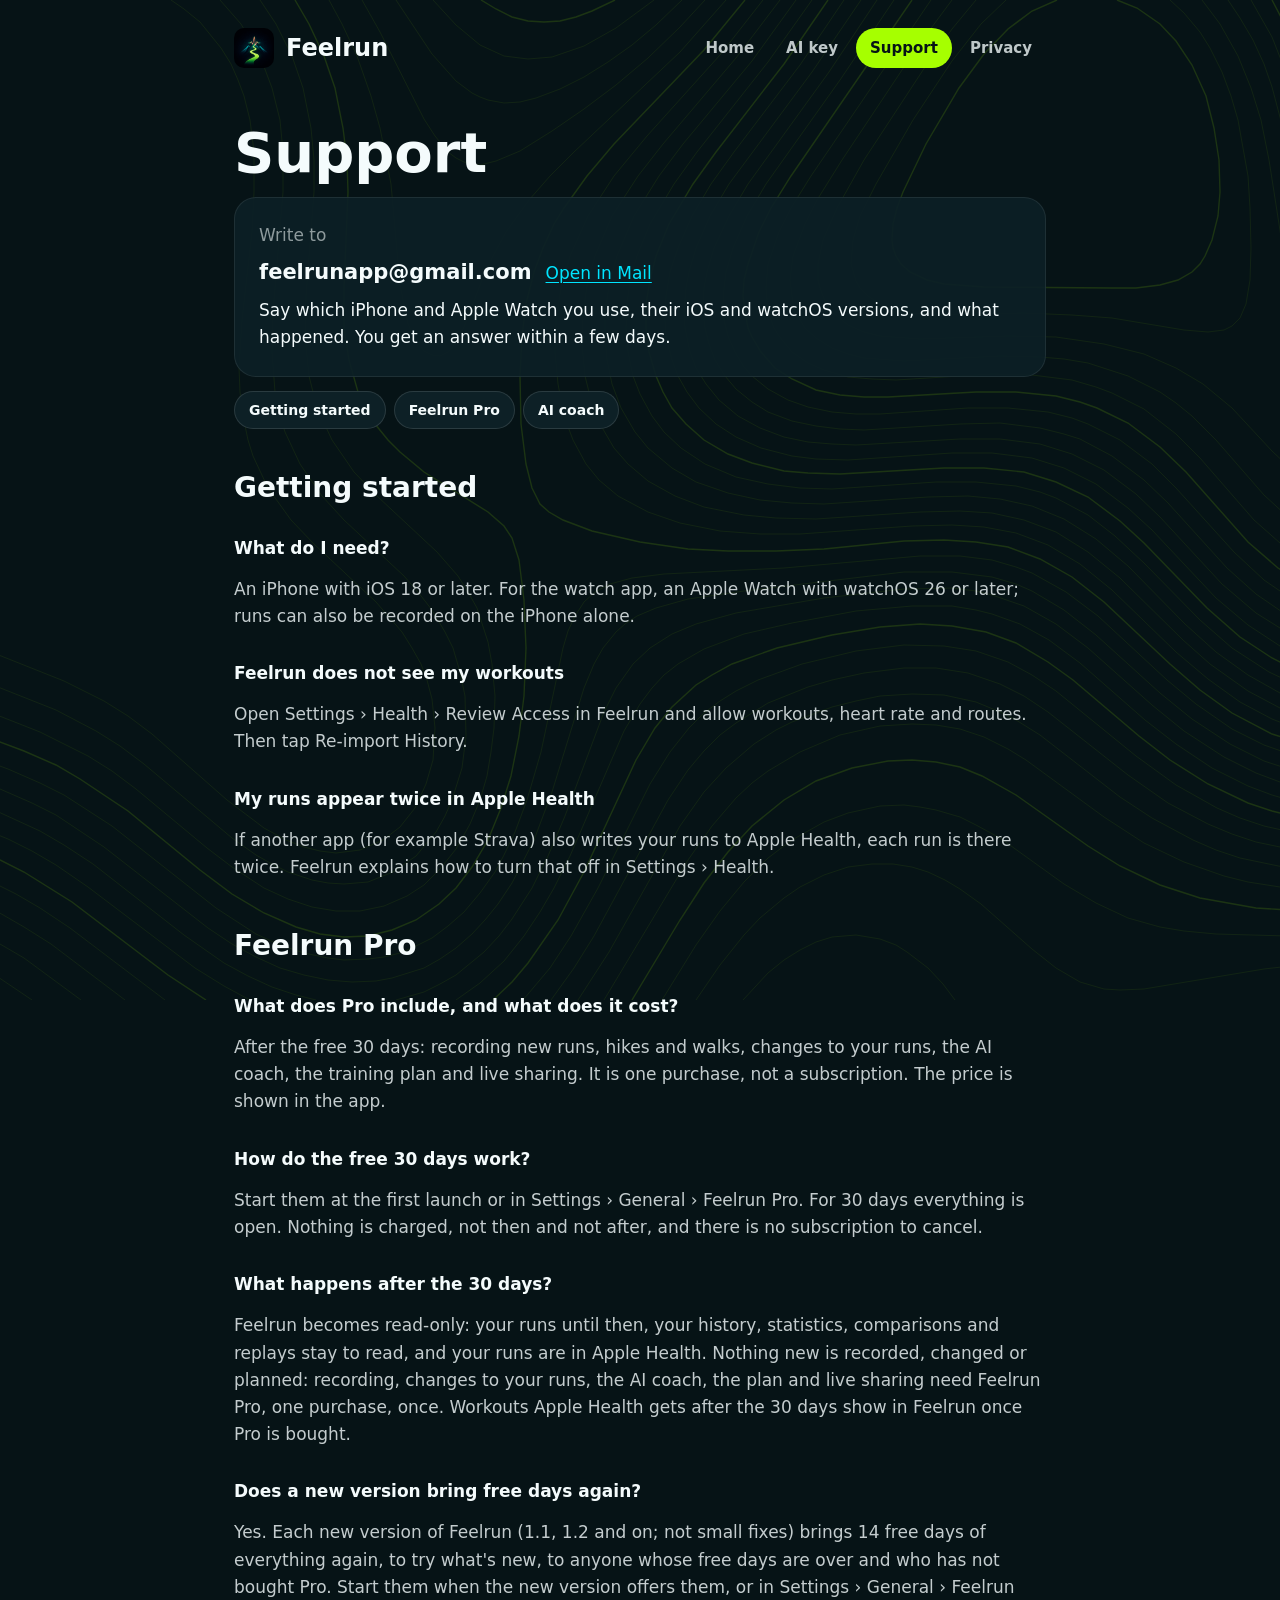
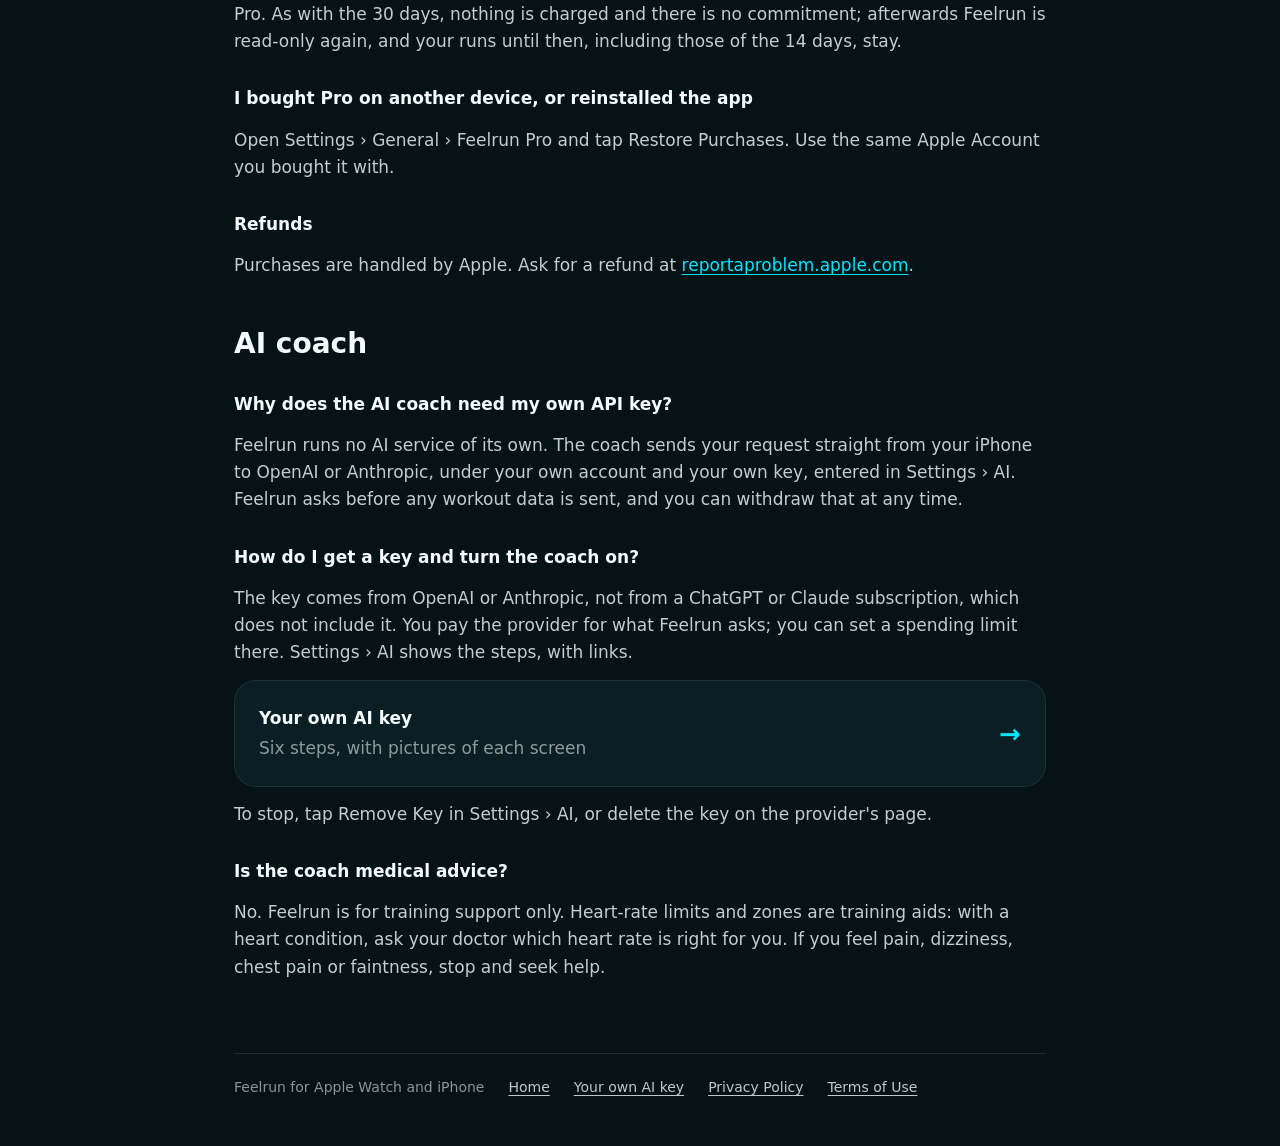
<file: support.html>
<!doctype html>
<html lang="en">
<head>
<meta charset="utf-8">
<meta name="viewport" content="width=device-width, initial-scale=1, viewport-fit=cover">
<title>Feelrun Support</title>
<meta name="description" content="Help with Feelrun for Apple Watch and iPhone.">
<meta name="theme-color" content="#061316">
<link rel="stylesheet" href="style.css?v=4">
<link rel="icon" href="icon.png">
<link rel="apple-touch-icon" href="icon.png">
</head>
<body class="doc-page">
<header class="site-header wrap">
  <a class="brand" href="./"><img src="icon.png" alt="" width="40" height="40">Feelrun</a>
  <nav aria-label="Site"><a href="./">Home</a><a href="ai-key.html">AI key</a><a href="support.html" aria-current="page">Support</a><a href="privacy.html">Privacy</a></nav>
</header>

<main class="wrap">
  <div class="read">
    <div class="doc-head">
      <h1>Support</h1>
      <div class="card">
        <p class="muted">Write to</p>
        <p class="contact"><strong>feelrunapp@gmail.com</strong> <a href="mailto:feelrunapp@gmail.com">Open in Mail</a></p>
        <p>Say which iPhone and Apple Watch you use, their iOS and watchOS versions, and what happened. You get an answer within a few days.</p>
      </div>
      <ul class="toc" aria-label="On this page">
        <li><a href="#start">Getting started</a></li>
        <li><a href="#pro">Feelrun Pro</a></li>
        <li><a href="#coach">AI coach</a></li>
      </ul>
    </div>

    <div class="doc">
      <h2 id="start">Getting started</h2>
      <h3>What do I need?</h3>
      <p>An iPhone with iOS 18 or later. For the watch app, an Apple Watch with watchOS 26 or later; runs can also be recorded on the iPhone alone.</p>
      <h3>Feelrun does not see my workouts</h3>
      <p>Open Settings › Health › Review Access in Feelrun and allow workouts, heart rate and routes. Then tap Re-import History.</p>
      <h3>My runs appear twice in Apple Health</h3>
      <p>If another app (for example Strava) also writes your runs to Apple Health, each run is there twice. Feelrun explains how to turn that off in Settings › Health.</p>

      <h2 id="pro">Feelrun Pro</h2>
      <h3>What does Pro include, and what does it cost?</h3>
      <p>After the free 30 days: recording new runs, hikes and walks, changes to your runs, the AI coach, the training plan and live sharing. It is one purchase, not a subscription. The price is shown in the app.</p>
      <h3>How do the free 30 days work?</h3>
      <p>Start them at the first launch or in Settings › General › Feelrun Pro. For 30 days everything is open. Nothing is charged, not then and not after, and there is no subscription to cancel.</p>
      <h3>What happens after the 30 days?</h3>
      <p>Feelrun becomes read-only: your runs until then, your history, statistics, comparisons and replays stay to read, and your runs are in Apple Health. Nothing new is recorded, changed or planned: recording, changes to your runs, the AI coach, the plan and live sharing need Feelrun Pro, one purchase, once. Workouts Apple Health gets after the 30 days show in Feelrun once Pro is bought.</p>
      <h3>Does a new version bring free days again?</h3>
      <p>Yes. Each new version of Feelrun (1.1, 1.2 and on; not small fixes) brings 14 free days of everything again, to try what's new, to anyone whose free days are over and who has not bought Pro. Start them when the new version offers them, or in Settings › General › Feelrun Pro. As with the 30 days, nothing is charged and there is no commitment; afterwards Feelrun is read-only again, and your runs until then, including those of the 14 days, stay.</p>
      <h3>I bought Pro on another device, or reinstalled the app</h3>
      <p>Open Settings › General › Feelrun Pro and tap Restore Purchases. Use the same Apple Account you bought it with.</p>
      <h3>Refunds</h3>
      <p>Purchases are handled by Apple. Ask for a refund at <a href="https://reportaproblem.apple.com">reportaproblem.apple.com</a>.</p>

      <h2 id="coach">AI coach</h2>
      <h3>Why does the AI coach need my own API key?</h3>
      <p>Feelrun runs no AI service of its own. The coach sends your request straight from your iPhone to OpenAI or Anthropic, under your own account and your own key, entered in Settings › AI. Feelrun asks before any workout data is sent, and you can withdraw that at any time.</p>
      <h3>How do I get a key and turn the coach on?</h3>
      <p>The key comes from OpenAI or Anthropic, not from a ChatGPT or Claude subscription, which does not include it. You pay the provider for what Feelrun asks; you can set a spending limit there. Settings › AI shows the steps, with links.</p>
      <a class="card link-card" href="ai-key.html">
        <span class="stack tight"><strong>Your own AI key</strong><span class="muted">Six steps, with pictures of each screen</span></span>
        <span class="arrow" aria-hidden="true">→</span>
      </a>
      <p>To stop, tap Remove Key in Settings › AI, or delete the key on the provider's page.</p>
      <h3>Is the coach medical advice?</h3>
      <p>No. Feelrun is for training support only. Heart-rate limits and zones are training aids: with a heart condition, ask your doctor which heart rate is right for you. If you feel pain, dizziness, chest pain or faintness, stop and seek help.</p>
    </div>
  </div>
</main>

<footer class="wrap">
  <div class="site-footer ruled">
    <span>Feelrun for Apple Watch and iPhone</span>
    <a href="./">Home</a>
    <a href="ai-key.html">Your own AI key</a>
    <a href="privacy.html">Privacy Policy</a>
    <a href="terms.html">Terms of Use</a>
  </div>
</footer>
</body>
</html>
</file>
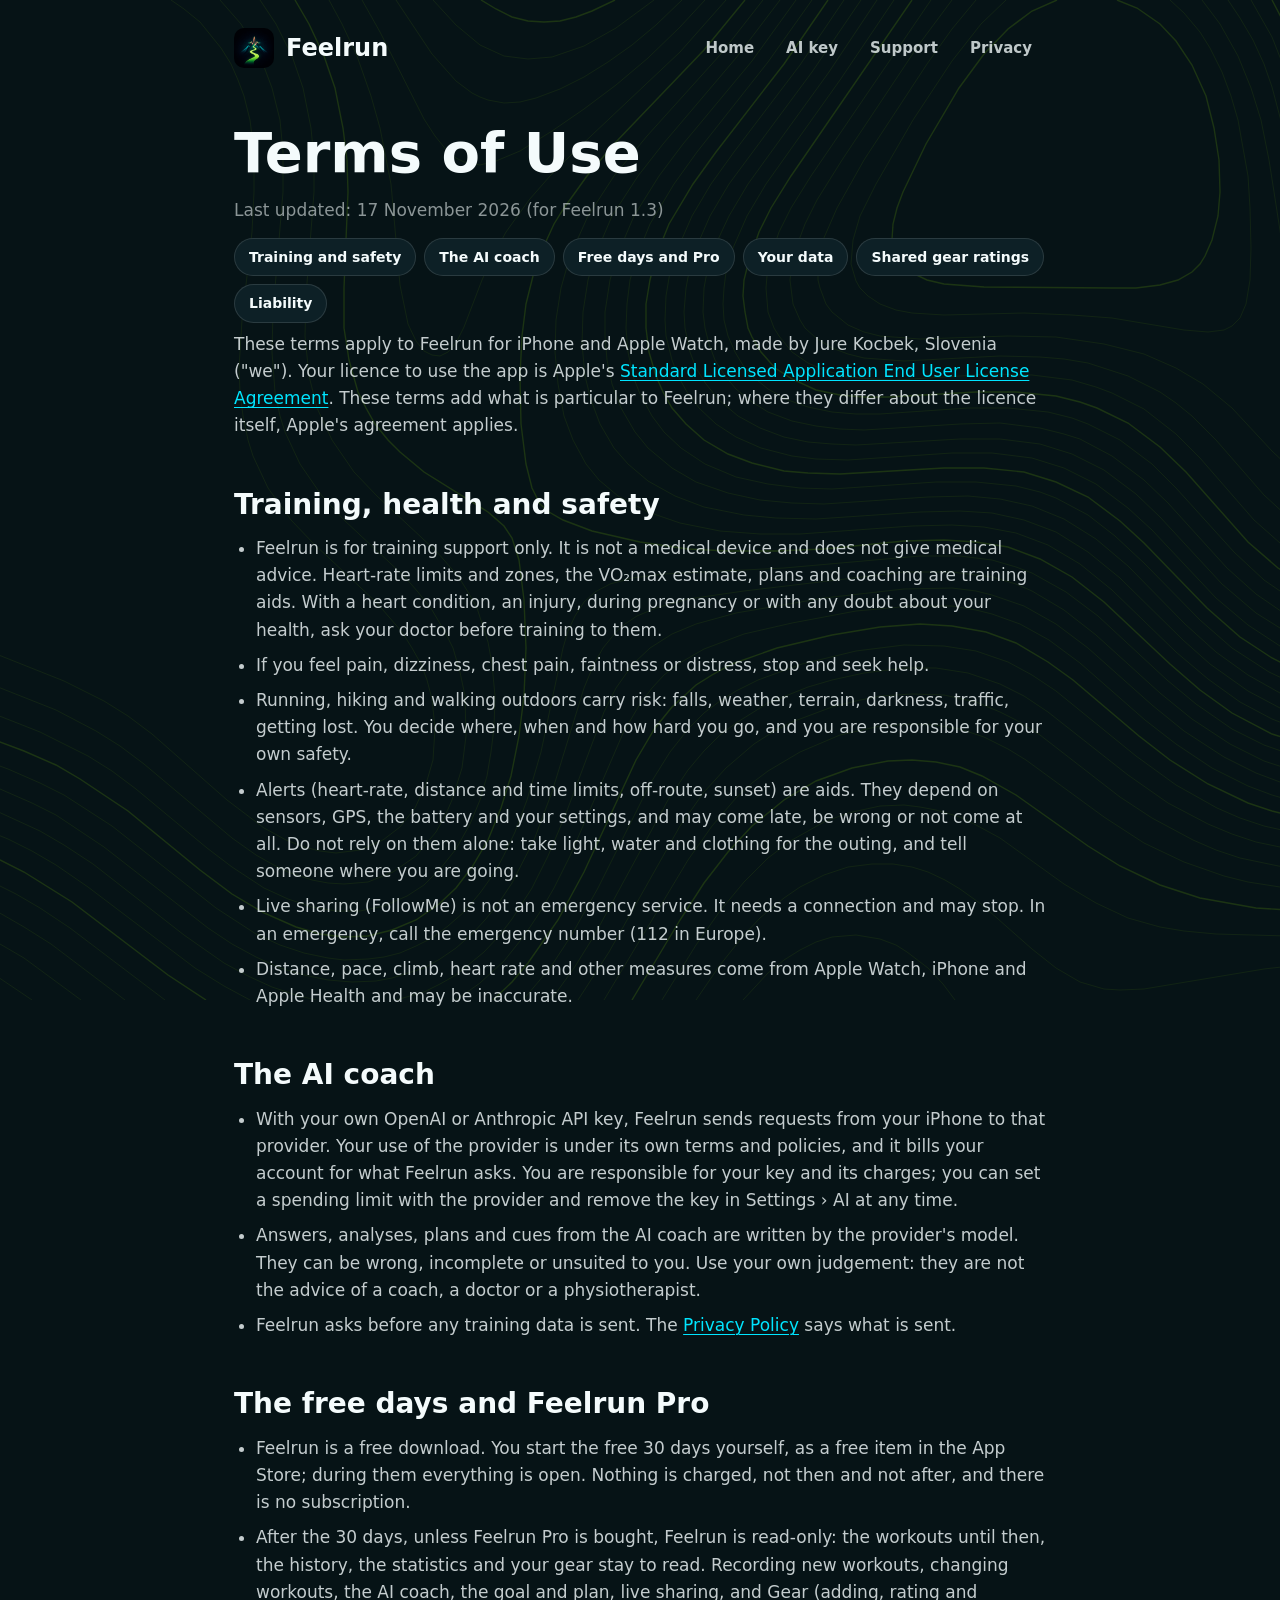
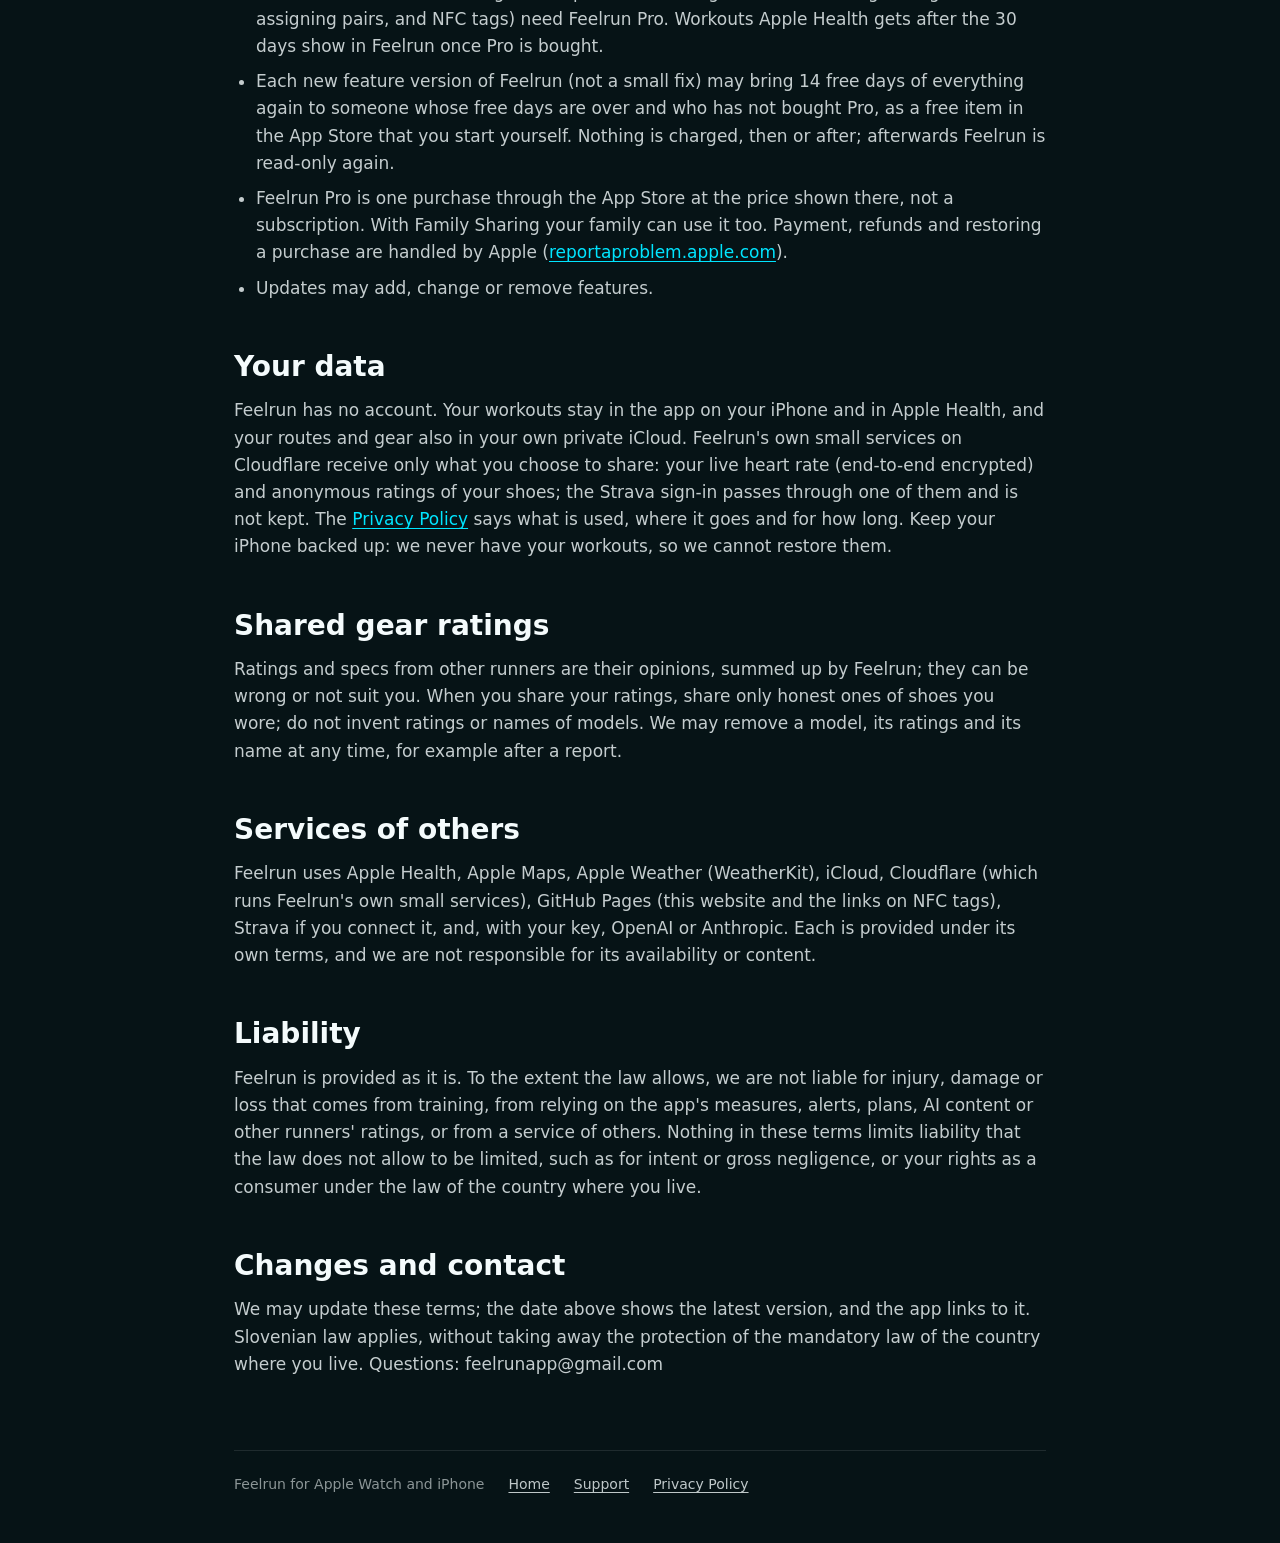
<file: terms.html>
<!doctype html>
<html lang="en">
<head>
<meta charset="utf-8">
<meta name="viewport" content="width=device-width, initial-scale=1, viewport-fit=cover">
<title>Feelrun Terms of Use</title>
<meta name="description" content="The terms for using Feelrun: training and safety, the AI coach, the free 30 days and Feelrun Pro.">
<meta name="theme-color" content="#061316">
<link rel="stylesheet" href="style.css?v=4">
<link rel="icon" href="icon.png">
<link rel="apple-touch-icon" href="icon.png">
</head>
<body class="doc-page">
<header class="site-header wrap">
  <a class="brand" href="./"><img src="icon.png" alt="" width="40" height="40">Feelrun</a>
  <nav aria-label="Site"><a href="./">Home</a><a href="ai-key.html">AI key</a><a href="support.html">Support</a><a href="privacy.html">Privacy</a></nav>
</header>

<main class="wrap">
  <div class="read">
    <div class="doc-head">
      <h1>Terms of Use</h1>
      <p class="muted">Last updated: 17 November 2026 (for Feelrun 1.3)</p>
      <ul class="toc" aria-label="On this page">
        <li><a href="#safety">Training and safety</a></li>
        <li><a href="#ai">The AI coach</a></li>
        <li><a href="#pro">Free days and Pro</a></li>
        <li><a href="#data">Your data</a></li>
        <li><a href="#ratings">Shared gear ratings</a></li>
        <li><a href="#liability">Liability</a></li>
      </ul>
    </div>
    <div class="doc">
      <p>These terms apply to Feelrun for iPhone and Apple Watch, made by Jure Kocbek, Slovenia ("we"). Your licence to use the app is Apple's <a href="https://www.apple.com/legal/internet-services/itunes/dev/stdeula/">Standard Licensed Application End User License Agreement</a>. These terms add what is particular to Feelrun; where they differ about the licence itself, Apple's agreement applies.</p>

      <h2 id="safety">Training, health and safety</h2>
      <ul>
        <li>Feelrun is for training support only. It is not a medical device and does not give medical advice. Heart-rate limits and zones, the VO₂max estimate, plans and coaching are training aids. With a heart condition, an injury, during pregnancy or with any doubt about your health, ask your doctor before training to them.</li>
        <li>If you feel pain, dizziness, chest pain, faintness or distress, stop and seek help.</li>
        <li>Running, hiking and walking outdoors carry risk: falls, weather, terrain, darkness, traffic, getting lost. You decide where, when and how hard you go, and you are responsible for your own safety.</li>
        <li>Alerts (heart-rate, distance and time limits, off-route, sunset) are aids. They depend on sensors, GPS, the battery and your settings, and may come late, be wrong or not come at all. Do not rely on them alone: take light, water and clothing for the outing, and tell someone where you are going.</li>
        <li>Live sharing (FollowMe) is not an emergency service. It needs a connection and may stop. In an emergency, call the emergency number (112 in Europe).</li>
        <li>Distance, pace, climb, heart rate and other measures come from Apple Watch, iPhone and Apple Health and may be inaccurate.</li>
      </ul>

      <h2 id="ai">The AI coach</h2>
      <ul>
        <li>With your own OpenAI or Anthropic API key, Feelrun sends requests from your iPhone to that provider. Your use of the provider is under its own terms and policies, and it bills your account for what Feelrun asks. You are responsible for your key and its charges; you can set a spending limit with the provider and remove the key in Settings › AI at any time.</li>
        <li>Answers, analyses, plans and cues from the AI coach are written by the provider's model. They can be wrong, incomplete or unsuited to you. Use your own judgement: they are not the advice of a coach, a doctor or a physiotherapist.</li>
        <li>Feelrun asks before any training data is sent. The <a href="privacy.html">Privacy Policy</a> says what is sent.</li>
      </ul>

      <h2 id="pro">The free days and Feelrun Pro</h2>
      <ul>
        <li>Feelrun is a free download. You start the free 30 days yourself, as a free item in the App Store; during them everything is open. Nothing is charged, not then and not after, and there is no subscription.</li>
        <li>After the 30 days, unless Feelrun Pro is bought, Feelrun is read-only: the workouts until then, the history, the statistics and your gear stay to read. Recording new workouts, changing workouts, the AI coach, the goal and plan, live sharing, and Gear (adding, rating and assigning pairs, and NFC tags) need Feelrun Pro. Workouts Apple Health gets after the 30 days show in Feelrun once Pro is bought.</li>
        <li>Each new feature version of Feelrun (not a small fix) may bring 14 free days of everything again to someone whose free days are over and who has not bought Pro, as a free item in the App Store that you start yourself. Nothing is charged, then or after; afterwards Feelrun is read-only again.</li>
        <li>Feelrun Pro is one purchase through the App Store at the price shown there, not a subscription. With Family Sharing your family can use it too. Payment, refunds and restoring a purchase are handled by Apple (<a href="https://reportaproblem.apple.com">reportaproblem.apple.com</a>).</li>
        <li>Updates may add, change or remove features.</li>
      </ul>

      <h2 id="data">Your data</h2>
      <p>Feelrun has no account. Your workouts stay in the app on your iPhone and in Apple Health, and your routes and gear also in your own private iCloud. Feelrun's own small services on Cloudflare receive only what you choose to share: your live heart rate (end-to-end encrypted) and anonymous ratings of your shoes; the Strava sign-in passes through one of them and is not kept. The <a href="privacy.html">Privacy Policy</a> says what is used, where it goes and for how long. Keep your iPhone backed up: we never have your workouts, so we cannot restore them.</p>

      <h2 id="ratings">Shared gear ratings</h2>
      <p>Ratings and specs from other runners are their opinions, summed up by Feelrun; they can be wrong or not suit you. When you share your ratings, share only honest ones of shoes you wore; do not invent ratings or names of models. We may remove a model, its ratings and its name at any time, for example after a report.</p>

      <h2 id="others">Services of others</h2>
      <p>Feelrun uses Apple Health, Apple Maps, Apple Weather (WeatherKit), iCloud, Cloudflare (which runs Feelrun's own small services), GitHub Pages (this website and the links on NFC tags), Strava if you connect it, and, with your key, OpenAI or Anthropic. Each is provided under its own terms, and we are not responsible for its availability or content.</p>

      <h2 id="liability">Liability</h2>
      <p>Feelrun is provided as it is. To the extent the law allows, we are not liable for injury, damage or loss that comes from training, from relying on the app's measures, alerts, plans, AI content or other runners' ratings, or from a service of others. Nothing in these terms limits liability that the law does not allow to be limited, such as for intent or gross negligence, or your rights as a consumer under the law of the country where you live.</p>

      <h2 id="contact">Changes and contact</h2>
      <p>We may update these terms; the date above shows the latest version, and the app links to it. Slovenian law applies, without taking away the protection of the mandatory law of the country where you live. Questions: feelrunapp@gmail.com</p>
    </div>
  </div>
</main>

<footer class="wrap">
  <div class="site-footer ruled">
    <span>Feelrun for Apple Watch and iPhone</span>
    <a href="./">Home</a>
    <a href="support.html">Support</a>
    <a href="privacy.html">Privacy Policy</a>
  </div>
</footer>
</body>
</html>
</file>
<file: style.css>
/* Layout: a trail map at night (from the Claude Design canvas "Feelrun Website").
   A topographic map behind the top of each page; content in one centred container;
   each measure in its colour in the app (distance teal, climb lime, time amber,
   heart rate coral, pace blue); lime the one accent. Dark only, as the app. */
:root {
  color-scheme: dark;
  --ground: #061316;
  --surface: rgba(13, 32, 38, 0.92);
  --surface-solid: #0d2026;
  --ink: #f4fbfc;
  --ink-soft: rgba(244, 251, 252, 0.8);
  --ink-mid: rgba(244, 251, 252, 0.72);
  --ink-faint: rgba(244, 251, 252, 0.56);
  --rule: rgba(255, 255, 255, 0.08);
  --rule-strong: rgba(255, 255, 255, 0.14);
  --accent: #a6ff00;
  --distance: #00e5ff;
  --heart: #ff5c6c;
  --time: #ffc53d;
  --pace: #4da3ff;

  --font-display: ui-rounded, "SF Pro Rounded", "Nunito", "Varela Round", system-ui, sans-serif;
  --font-body: -apple-system, BlinkMacSystemFont, "SF Pro Text", system-ui, "Segoe UI", Roboto, "Helvetica Neue", Arial, sans-serif;
  --font-mono: ui-monospace, "SF Mono", SFMono-Regular, Menlo, Consolas, monospace;

  --gutter-l: max(24px, env(safe-area-inset-left, 0px));
  --gutter-r: max(24px, env(safe-area-inset-right, 0px));
}

* { box-sizing: border-box; }
html { -webkit-text-size-adjust: 100%; }
body {
  margin: 0;
  color: var(--ink);
  background: var(--ground) url("img/contours.svg") center top / max(1600px, 100%) auto no-repeat;
  font: 400 17px/1.6 var(--font-body);
  -webkit-font-smoothing: antialiased;
}
img { max-width: 100%; height: auto; }
a { color: var(--distance); text-underline-offset: 3px; text-decoration-thickness: 1px; }
a:hover { color: var(--ink); }
:focus-visible { outline: 2px solid var(--accent); outline-offset: 3px; border-radius: 8px; }
code { font-family: var(--font-mono); font-size: 0.92em; color: var(--distance); }
h1, h2, h3 { font-family: var(--font-display); text-wrap: balance; margin: 0; }
p, ul, ol, dl, figure { margin: 0; }

/* Containers: the home page is widest, the guide narrower, support and privacy read in a column */
.wrap { max-width: 1244px; margin: 0 auto; padding-left: var(--gutter-l); padding-right: var(--gutter-r); }
.guide-page .wrap { max-width: 1104px; }
.doc-page .wrap { max-width: 860px; }

/* Header and footer */
.site-header { display: flex; flex-wrap: wrap; align-items: center; justify-content: space-between; gap: 16px; padding-block: 28px 0; }
.brand { display: flex; align-items: center; gap: 12px; color: var(--ink); text-decoration: none; font: 700 24px/1 var(--font-display); }
.brand img { width: 40px; height: 40px; border-radius: 10px; }
.site-header nav { display: flex; flex-wrap: wrap; gap: 4px; font-size: 15px; font-weight: 600; }
.site-header nav a { padding: 8px 14px; border-radius: 999px; color: rgba(244, 251, 252, 0.78); text-decoration: none; }
.site-header nav a:hover { color: var(--ink); background: var(--surface-solid); }
.site-header nav a[aria-current="page"] { color: var(--ground); background: var(--accent); }
.site-footer { display: flex; flex-wrap: wrap; gap: 8px 24px; padding-block: 40px 48px; font-size: 14px; color: var(--ink-faint); }
.site-footer a { color: rgba(244, 251, 252, 0.78); }
.site-footer.ruled { margin-top: 72px; border-top: 1px solid rgba(255, 255, 255, 0.1); padding-top: 22px; }

/* Type */
.eyebrow { font: 700 13px/1.2 var(--font-body); letter-spacing: 0.14em; text-transform: uppercase; color: var(--accent); }
.display { font-size: clamp(44px, 6.2vw, 80px); line-height: 1; font-weight: 800; letter-spacing: -0.015em; }
.title { font-size: clamp(44px, 6vw, 72px); line-height: 1.02; font-weight: 800; letter-spacing: -0.01em; }
.h2 { font-size: 36px; line-height: 1.15; font-weight: 800; }
.lead { max-width: 34rem; font-size: 21px; line-height: 1.5; color: var(--ink-soft); }
.small { font-size: 14px; color: var(--ink-faint); }
.c-distance { color: var(--distance); }
.c-climb { color: var(--accent); }
.c-time { color: var(--time); }
.c-heart { color: var(--heart); }
.c-pace { color: var(--pace); }

/* Buttons */
.buttons { display: flex; flex-wrap: wrap; gap: 10px; padding-top: 4px; }
.button { display: inline-flex; align-items: center; min-height: 48px; padding: 0 24px; border-radius: 999px; background: var(--accent); color: var(--ground); font-weight: 700; text-decoration: none; }
.button:hover { color: var(--ground); filter: brightness(1.08); }
.button.ghost { background: none; border: 1px solid rgba(255, 255, 255, 0.16); color: var(--ink); font-weight: 600; padding: 0 22px; }
.button.ghost:hover { border-color: var(--distance); }

/* Cards */
.card { background: var(--surface); border: 1px solid var(--rule); border-radius: 22px; padding: 24px; display: flex; flex-direction: column; gap: 10px; }
.card ul { margin: 0; padding-left: 20px; display: grid; gap: 8px; }

/* Hero: words and a picture side by side, stacked on a phone */
.hero { display: flex; flex-wrap: wrap; align-items: center; gap: 56px; padding-block: 72px 40px; }
.hero-text { flex: 1 1 480px; min-width: 0; display: flex; flex-direction: column; gap: 20px; }
.hero-media { flex: 0 1 340px; display: flex; flex-direction: column; align-items: center; gap: 12px; }
.device { display: block; border-radius: 34px; border: 1px solid var(--rule-strong); box-shadow: 0 30px 80px rgba(0, 0, 0, 0.45); }
.device.phone { width: 100%; max-width: 320px; }
.device.watch { border-radius: 30% / 26%; }

/* Home: the measures of a sample run, the phone beside the watch */
.measures { display: flex; flex-wrap: wrap; gap: 8px 26px; padding-top: 4px; font: 700 26px/1.1 var(--font-display); font-variant-numeric: tabular-nums; }
.measures small { font: 600 13px var(--font-body); color: var(--ink-faint); margin-left: 3px; }
.duo { flex: 0 1 520px; min-width: 0; display: flex; justify-content: center; align-items: flex-end; gap: 20px; }
.duo .phone { width: 62%; max-width: 300px; }
.duo .watch { width: 38%; max-width: 190px; margin-bottom: 40px; }

/* The free 30 days */
.free { border: 1px solid var(--accent); background: var(--surface); border-radius: 28px; padding: clamp(24px, 4vw, 40px); display: flex; flex-wrap: wrap; gap: 24px 48px; align-items: flex-start; }
.free > div { flex: 1 1 280px; min-width: 0; display: flex; flex-direction: column; gap: 10px; }
.free h2 { font-size: 32px; line-height: 1.15; font-weight: 800; }
.free p { color: var(--ink-mid); }
.checks { flex: 2 1 520px; min-width: 0; list-style: none; margin: 0; padding: 0; display: grid; grid-template-columns: repeat(auto-fit, minmax(240px, 1fr)); gap: 14px 28px; }
.checks li { display: grid; grid-template-columns: 22px minmax(0, 1fr); gap: 12px; }
.checks li::before {
  content: "";
  width: 22px;
  height: 22px;
  margin-top: 2px;
  background: no-repeat center / 22px 22px url("data:image/svg+xml,%3Csvg xmlns='http://www.w3.org/2000/svg' viewBox='0 0 12 12'%3E%3Cpath d='M2.2 6.3l2.4 2.4 5.2-5.4' fill='none' stroke='%23a6ff00' stroke-width='1.6' stroke-linecap='round' stroke-linejoin='round'/%3E%3C/svg%3E");
}

/* Sections of the home page */
.band { padding-top: 96px; display: flex; flex-direction: column; gap: 28px; }
.band-head { display: flex; flex-direction: column; gap: 8px; }
.screens { display: flex; gap: 20px; overflow-x: auto; padding-bottom: 8px; scroll-snap-type: x mandatory; }
.screens figure { flex: 0 0 216px; display: flex; flex-direction: column; gap: 12px; scroll-snap-align: start; }
.screens img { display: block; width: 100%; border-radius: 28px; border: 1px solid var(--rule-strong); }
figcaption { font-size: 14px; color: var(--ink-mid); }
.features { display: grid; grid-template-columns: repeat(auto-fit, minmax(300px, 1fr)); gap: 20px; }
.feature { background: var(--surface); border: 1px solid var(--rule); border-radius: 24px; padding: 28px; display: flex; flex-direction: column; gap: 14px; }
.feature ul { margin: 0; padding-left: 18px; display: flex; flex-direction: column; gap: 10px; color: var(--ink-soft); }
.watches { display: grid; grid-template-columns: repeat(auto-fit, minmax(200px, 1fr)); gap: 24px; }
.watches figure { display: flex; flex-direction: column; gap: 12px; }
.watches img { display: block; width: 100%; max-width: 260px; border-radius: 30% / 26%; border: 1px solid var(--rule-strong); }
.private { display: flex; flex-wrap: wrap; align-items: center; gap: 24px 48px; padding-block: 32px; border-top: 1px solid rgba(255, 255, 255, 0.1); border-bottom: 1px solid rgba(255, 255, 255, 0.1); }
.private h2 { flex: 1 1 260px; font-size: 28px; font-weight: 800; }
.private p { flex: 2 1 480px; min-width: 0; color: var(--ink-soft); }

/* The key guide */
.facts { display: grid; grid-template-columns: repeat(auto-fit, minmax(230px, 1fr)); gap: 16px; padding-block: 24px 16px; }
.facts h3 { font-family: var(--font-body); font-size: 17px; line-height: 1.3; }
.facts p { font-size: 15px; color: var(--ink-mid); }
.steps-head { padding-top: 56px; margin-bottom: 24px; }
.steps { list-style: none; margin: 0; padding: 0; display: flex; flex-direction: column; gap: 20px; }
.step { background: var(--surface); border: 1px solid var(--rule); border-radius: 28px; padding: clamp(22px, 4vw, 44px); display: flex; flex-wrap: wrap; align-items: center; gap: 40px; }
.step.finish { border-color: var(--accent); }
.step-text { flex: 1 1 400px; min-width: 0; display: flex; flex-direction: column; gap: 14px; }
.step-text h2 { font-size: 28px; line-height: 1.2; font-weight: 750; }
.step-text p { max-width: 30rem; font-size: 18px; color: var(--ink-soft); }
.step-text p.note { font-size: 16px; color: rgba(244, 251, 252, 0.6); }
.badge { width: 40px; height: 40px; border-radius: 50%; background: var(--distance); color: var(--ground); display: flex; align-items: center; justify-content: center; font: 800 18px/1 var(--font-display); font-variant-numeric: tabular-nums; }
.finish .badge { background: var(--accent); }
.step-media { flex: 0 1 340px; display: flex; justify-content: center; }
.step-media.wide { flex-basis: 380px; }
.step-media img { display: block; max-width: 100%; max-height: 440px; border-radius: 22px; border: 1px solid var(--rule-strong); }
.step-media.tall img { max-height: 520px; }
.step-media.wide img { max-height: none; border-radius: 18px; }
.providers { flex: 1 1 420px; min-width: 0; display: grid; grid-template-columns: repeat(auto-fit, minmax(200px, 1fr)); gap: 12px; }
.provider { background: var(--ground); border: 1px solid rgba(255, 255, 255, 0.1); border-radius: 18px; padding: 20px; display: flex; flex-direction: column; gap: 8px; }
.provider strong:first-child { font-weight: 700; }
.provider p { font-size: 15px; color: rgba(244, 251, 252, 0.78); }
.trouble { padding-top: 64px; display: flex; flex-wrap: wrap; gap: 20px; }
.trouble > div:first-child { flex: 2 1 520px; min-width: 0; display: flex; flex-direction: column; gap: 14px; }
.trouble h2 { font-size: 28px; font-weight: 800; }
.trouble dl { display: flex; flex-direction: column; gap: 16px; }
.trouble dt { font-weight: 700; }
.trouble dd { margin: 2px 0 0; color: rgba(244, 251, 252, 0.75); }
.trouble .card { flex: 1 1 300px; min-width: 0; align-self: flex-start; padding: 26px; }
.trouble .card h2 { font-size: 22px; }

/* Support and privacy: a document to read */
.doc-head { display: flex; flex-direction: column; gap: 14px; padding-top: 56px; }
.doc { display: flex; flex-direction: column; gap: 14px; padding-top: 8px; }
.doc h2 { margin-top: 34px; font-size: 28px; line-height: 1.2; font-weight: 800; }
.doc h3 { margin-top: 16px; font-family: var(--font-body); font-size: 17px; font-weight: 700; }
.doc p, .doc li { color: var(--ink-soft); }
.doc ul, .doc ol { padding-left: 22px; display: flex; flex-direction: column; gap: 8px; }
.toc { display: flex; flex-wrap: wrap; gap: 8px; list-style: none; padding: 0; }
.toc a { display: inline-block; padding: 7px 14px; border-radius: 999px; border: 1px solid rgba(255, 255, 255, 0.12); background: var(--surface-solid); color: var(--ink); text-decoration: none; font-size: 14px; font-weight: 600; }
.toc a:hover { border-color: var(--distance); }
.contact { display: flex; flex-wrap: wrap; align-items: baseline; gap: 6px 14px; }
.contact strong { font: 700 21px/1.3 var(--font-display); user-select: all; overflow-wrap: anywhere; }
.link-card { flex-direction: row; align-items: center; justify-content: space-between; gap: 14px; text-decoration: none; color: var(--ink); }
.link-card:hover { color: var(--ink); border-color: var(--distance); }
.link-card span:first-child { display: flex; flex-direction: column; gap: 2px; }
.link-card .arrow { color: var(--distance); font: 700 26px/1 var(--font-display); }

@media (max-width: 600px) {
  .brand { font-size: 21px; }
  .brand img { width: 36px; height: 36px; }
  .site-header nav { margin-left: -14px; }
  .hero { padding-top: 48px; gap: 40px; }
  .band { padding-top: 72px; }
  .h2 { font-size: 30px; }
  .step-text h2 { font-size: 24px; }
}
@media (prefers-reduced-motion: no-preference) {
  html { scroll-behavior: smooth; }
}
.doc-head h1 { font-size: clamp(40px, 5vw, 56px); line-height: 1.05; font-weight: 800; }
.muted { color: var(--ink-faint); }
</file>
